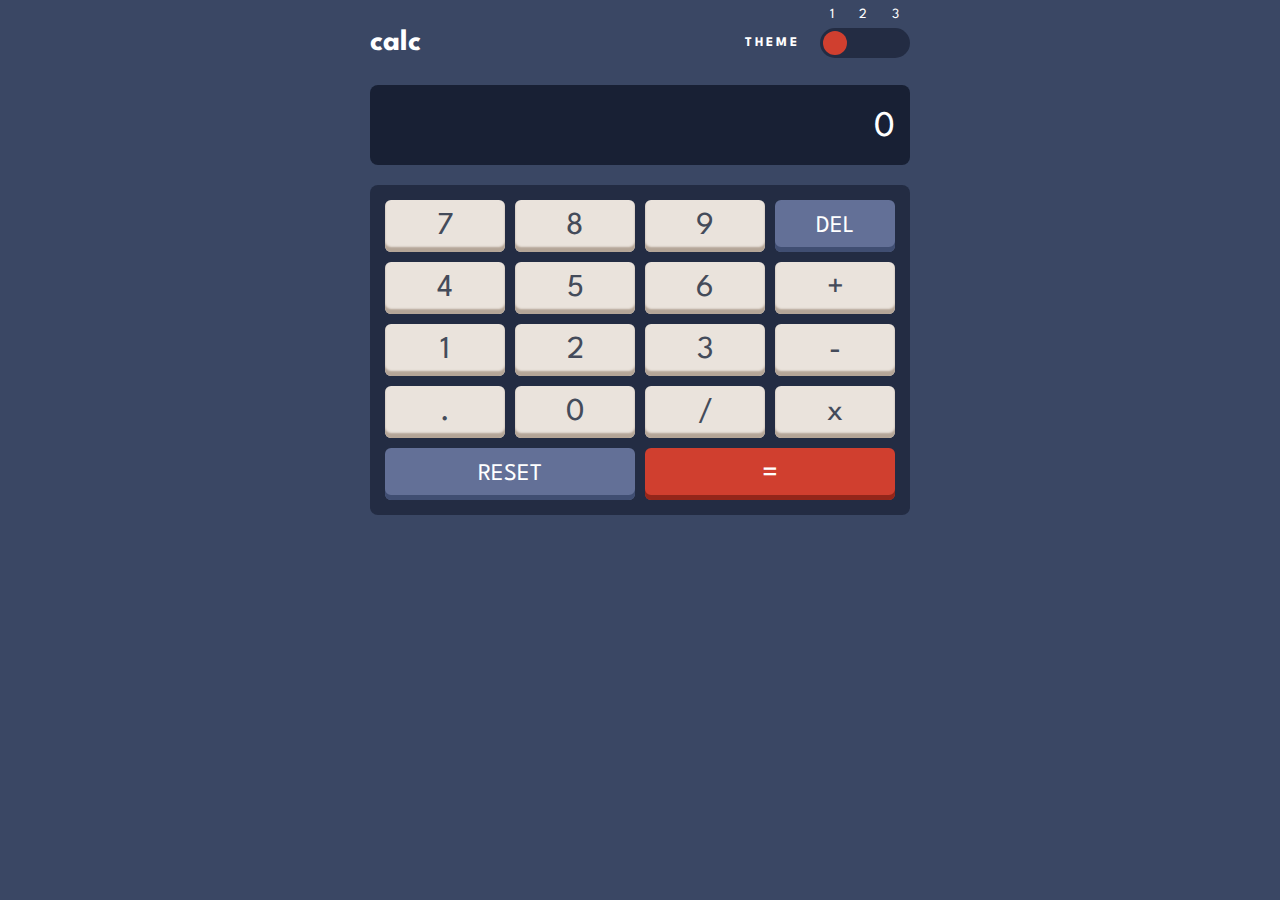
<file: calculadora/index.html>
<!DOCTYPE html>
<html lang="en">
<head>
  <meta charset="UTF-8">
  <meta name="viewport" content="width=device-width, initial-scale=1.0"> 
  <link rel="icon" type="image/png" sizes="32x32" href="./images/favicon-32x32.png">
  <link rel="preconnect" href="https://fonts.googleapis.com">
  <link rel="preconnect" href="https://fonts.gstatic.com" crossorigin>
  <link href="https://fonts.googleapis.com/css2?family=League+Spartan:wght@700&display=swap" rel="stylesheet">
  <link rel="stylesheet" href="css/style.css">
  <title>Proyecto Calculadora</title>
</head>
<body>
  <main class="main">
    <section class="main__calculadora">

      <div class="main__calculator container">
        <h1 class="main__title">calc</h1>
        <div class="main__mode">
          <h5 class="main__subtitle">Theme</h5>
          <div id="toggle"><i class="indicator"></i></div>
        </div>
      </div>
    
      <div class="main__screen container">0</div>

      <div class="main__keypad container">
        <button class="main__button number">7</button>
        <button class="main__button number">8</button>
        <button class="main__button number">9</button>
        <button class="main__button del">DEL</button>
        <button class="main__button number">4</button>
        <button class="main__button number">5</button>
        <button class="main__button number">6</button>
        <button class="main__button symbol">+</button>
        <button class="main__button number">1</button>
        <button class="main__button number">2</button>
        <button class="main__button number">3</button>
        <button class="main__button symbol">-</button>
        <button class="main__button symbol">.</button>
        <button class="main__button number">0</button>
        <button class="main__button symbol">/</button>
        <button class="main__button symbol">x</button>
        <button class="main__button reset">RESET</button>
        <button class="main__button equal">=</button>
      </div>
    </section>
  </main>
  <script src="js/test.js"></script>
</body>
</html>
</file>
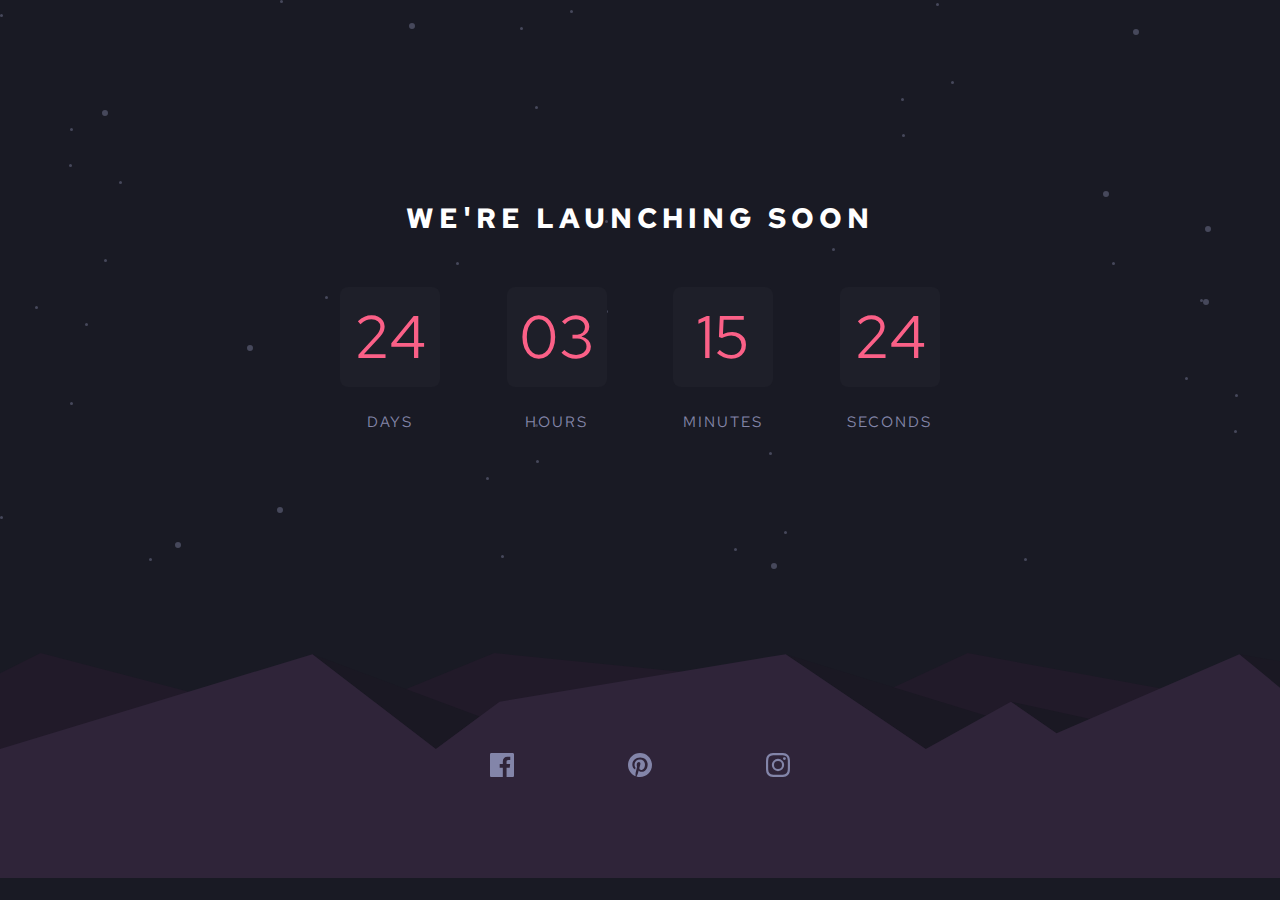
<file: contador/index.html>
<!DOCTYPE html>
<html lang="en">
<head>
  <meta charset="UTF-8">
  <meta name="viewport" content="width=device-width, initial-scale=1.0"> 
  <link rel="icon" type="image/png" sizes="32x32" href="./images/favicon-32x32.png">
  <link rel="preconnect" href="https://fonts.googleapis.com">
  <link rel="preconnect" href="https://fonts.gstatic.com" crossorigin>
  <link href="https://fonts.googleapis.com/css2?family=Red+Hat+Text:wght@700&display=swap" rel="stylesheet">
  <link rel="stylesheet" href="./css/style.css">
  <title>Proyecto Contador</title>
</head>
<body>
  <main class="main">
    <section class="timer">
      <h1 class="timer__title">WE'RE LAUNCHING SOON</h1>

      <div class="timer__numbers">
        <div class="timer__box">
          <div id="days" class="timer__number">00</div>
          <div class="timer__paragraph">Days</div>
        </div>
        <div class="timer__box">
          <div id="hours" class="timer__number">00</div>
          <div class="timer__paragraph">Hours</div>
        </div>
        <div class="timer__box">
          <div id="minutes" class="timer__number">00</div>
          <div class="timer__paragraph">Minutes</div>
        </div>
        <div class="timer__box">
          <div id="seconds"class="timer__number">00</div>
          <div class="timer__paragraph">Seconds</div>
        </div>
      </div>
    </section>  
  </main>

  <footer class="footer">
    <div class="footer__icons">
      <img src="./images/icon-facebook.svg" alt="facebook-logo" class="footer__icon">
      <img src="./images/icon-pinterest.svg" alt="pinterest-logo" class="footer__icon">
      <img src="./images/icon-instagram.svg" alt="instagram-logo" class="footer__icon">
    </div>
    <img src="./images/pattern-hills.svg" alt="mountain" class="footer__img">
  </footer>

    <script src="./js/main.js"></script>
</body>
</html>
</file>
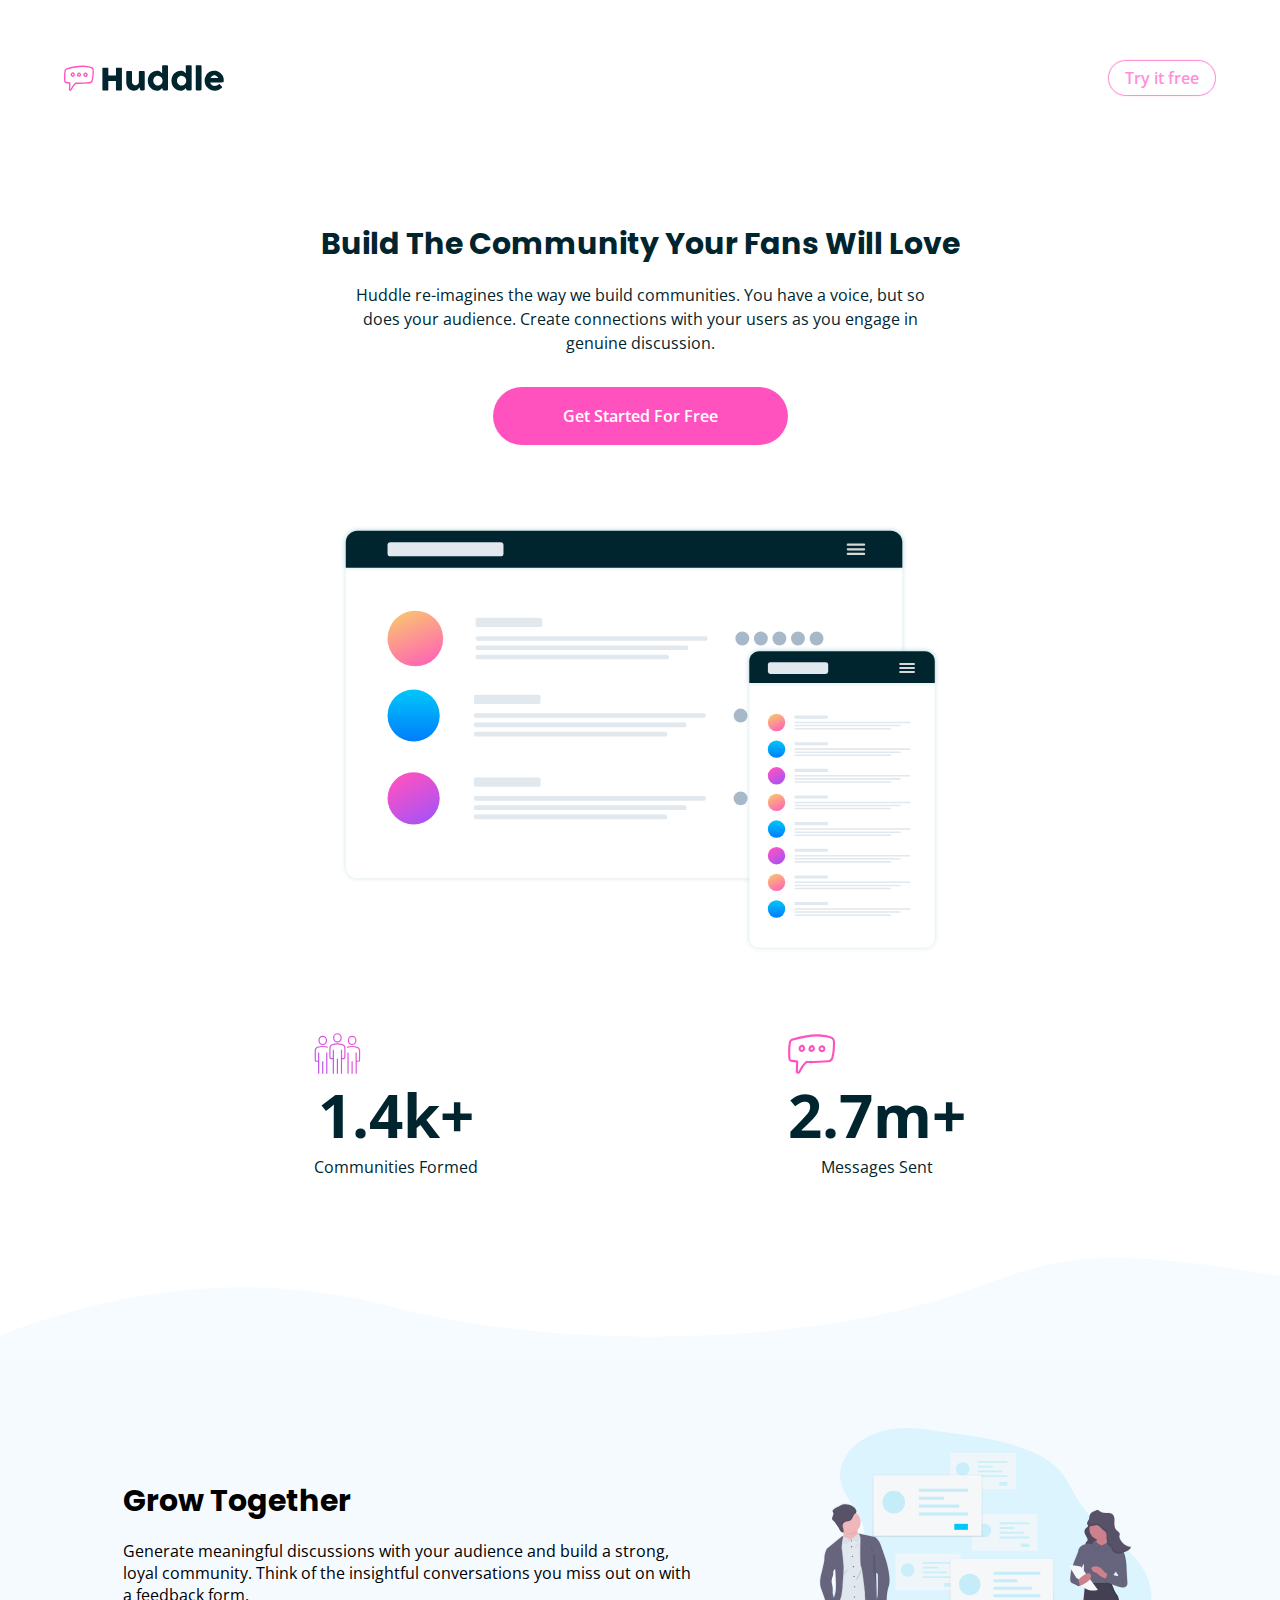
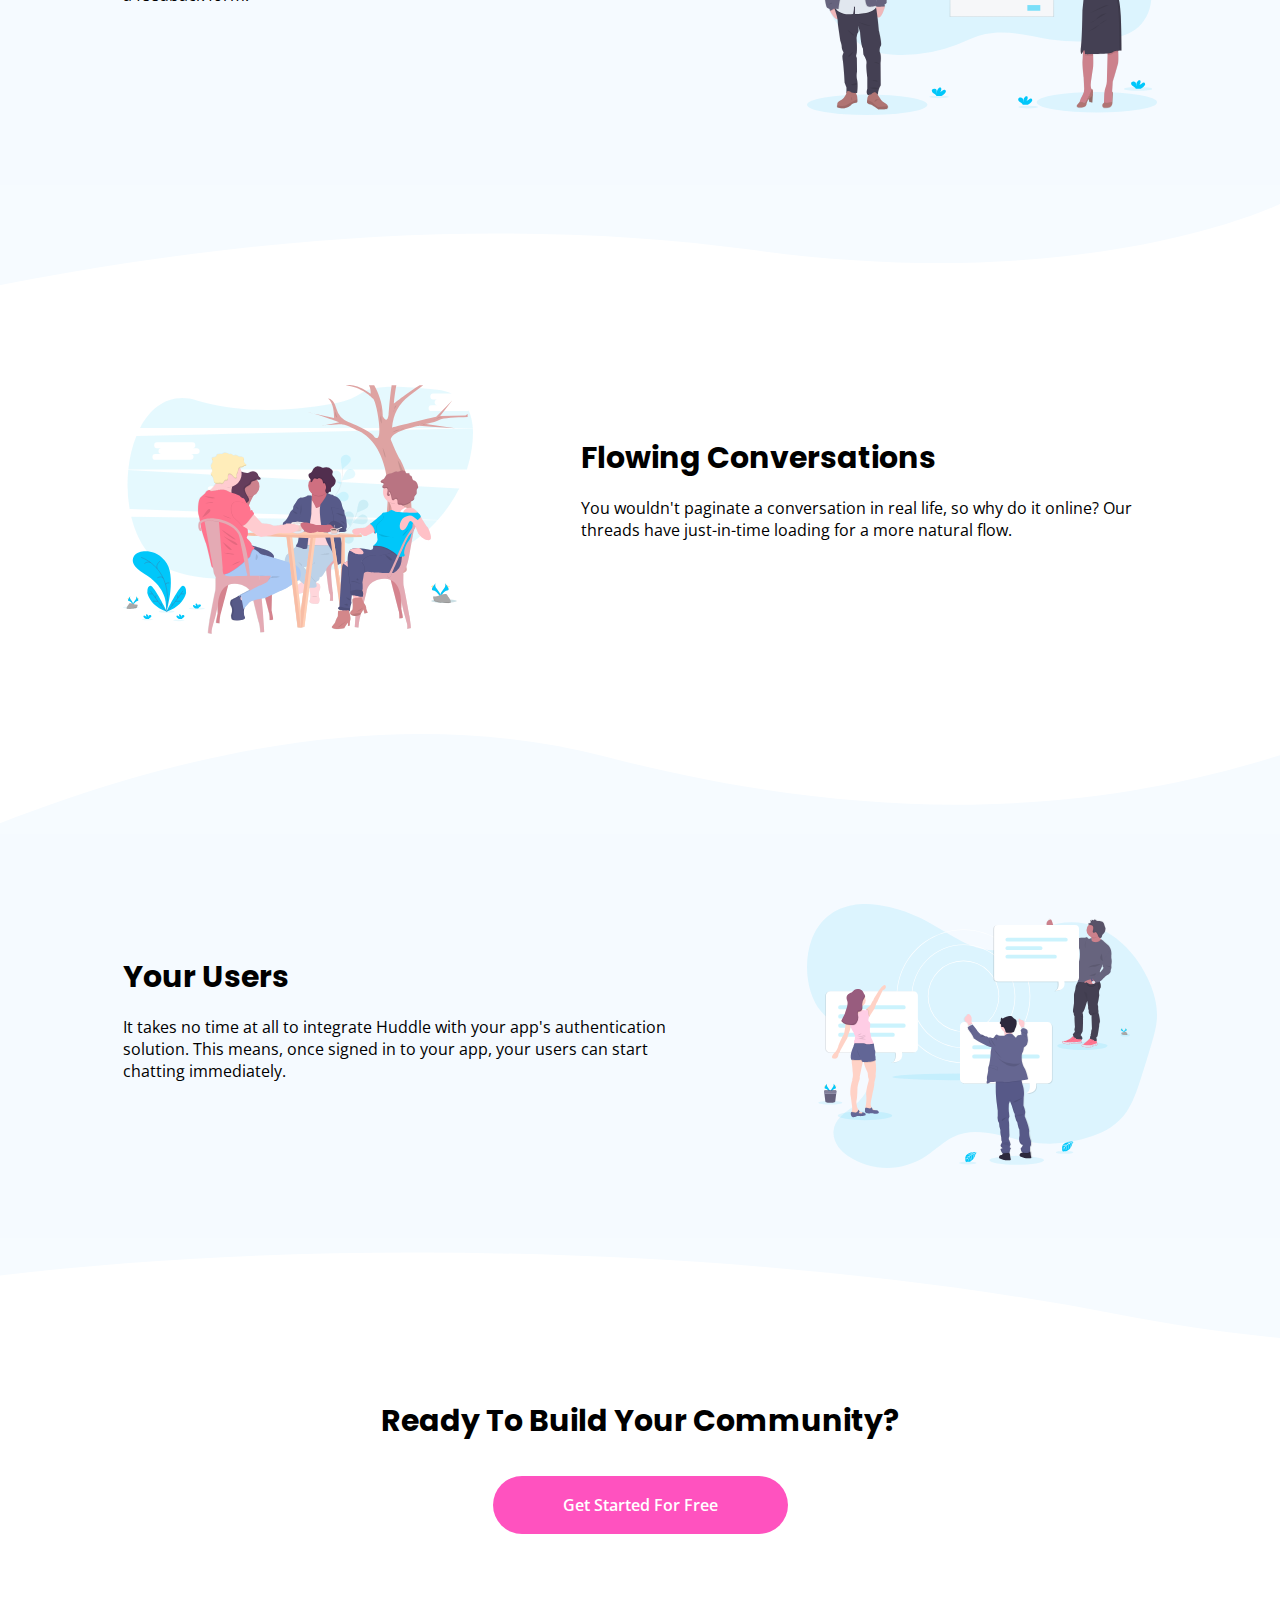
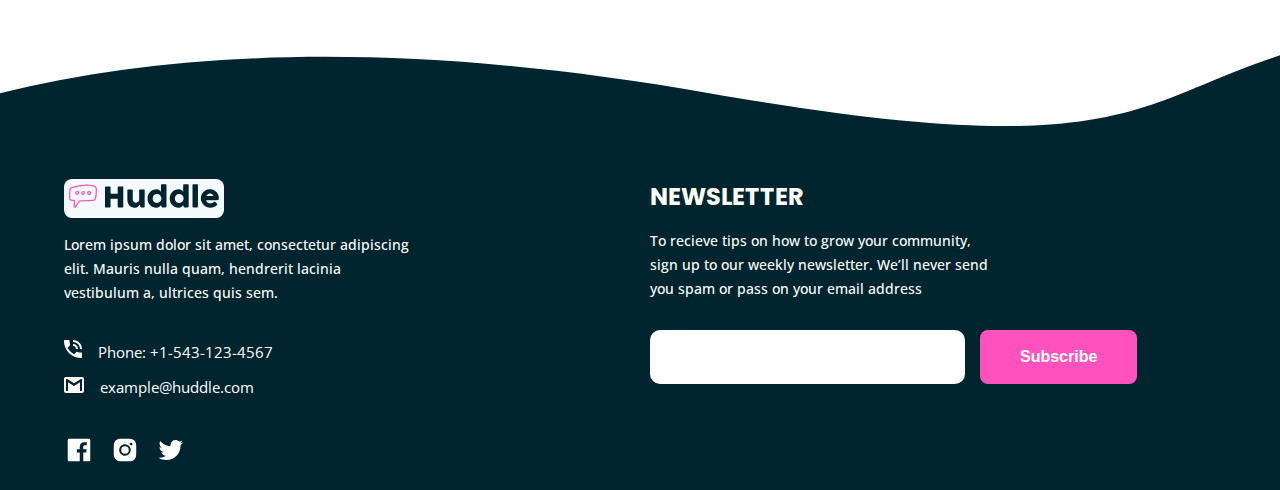
<file: landing-page/index.html>
<!DOCTYPE html>
<html lang="en">
<head>
  <meta charset="UTF-8">
  <meta name="viewport" content="width=device-width, initial-scale=1.0"> <!-- displays site properly based on user's device -->
  <link rel="icon" type="image/png" sizes="32x32" href="./images/favicon-32x32.png">
  
  <title>Landing Page</title>
  <link rel="stylesheet" href="css/style.css">
  <link rel="preconnect" href="https://fonts.googleapis.com">
  <link rel="preconnect" href="https://fonts.gstatic.com" crossorigin>
  <link href="https://fonts.googleapis.com/css2?family=Open+Sans:wght@400;600;700&family=Poppins:wght@700&display=swap" rel="stylesheet">
</head>

<body>

  <!-- ENCABEZADO -->
  <header class="hero">
    <nav class="hero__nav container">
          
      <figure class="hero__logo">
        <img src="images/logo.svg" alt="logo" class="hero__huddle">
      </figure>
      
      <a href="#" class="hero__cta">Try it free</a>
    </nav>

    <section class="hero__main container">
    
      <div class="hero__texts">
        <h1 class="hero__title">Build The Community Your Fans Will Love</h1>
        <p class="hero__paragraph"> Huddle re-imagines the way we build communities. You have a voice, but so does your audience. Create connections with your users as you engage in genuine discussion.</p>
        
        <a href="#" class="cta">Get Started For Free</a>

        <figure class="hero__picture">
          <img src="images/screen-mockups.svg" alt="captura" class="hero__img">
        </figure>

        <div class="hero__numbers">
          <div class="hero__item">
            <img src="images/icon-communities.svg" alt="number-1" class="hero__icon">
            <h3 class="hero__number">1.4k+</h3>
            <p class="hero__community">Communities Formed</p>
          </div>

          <div class="hero__item">
            <img src="images/icon-messages.svg" alt="number-2" class="hero__icon">
            <h3 class="hero__number">2.7m+</h3>
            <p class="hero__community">Messages Sent</p>
          </div>
        </div>
      </div>
    </section>
    
    <div class="wave wave--bottom"></div>
  </header>

  <!-- CONTENIDO PRINCIPAL -->
  <main class="main">
    <section class="section">
      <div class="section__container container">
        <figure class="section__picture">
          <img src="images/illustration-grow-together.svg" alt="" class="section__img">
        </figure>

        <div class="section__texts">
          <h1 class="subtitle">Grow Together</h1>
          <p class="section__paragraph">Generate meaningful discussions with your audience and build a strong, loyal community. Think of the insightful conversations you miss out on with a feedback form. </p>
        </div>
      </div>
    </section>

    <section class="section section--white">

      <div class="section__container section__container--white container">
        <figure class="section__picture">
          <img src="images/illustration-flowing-conversation.svg" alt="" class="section__img">
        </figure>

        <div class="section__texts">
          <h1 class="subtitle">Flowing Conversations</h1>
          <p class="section__paragraph">You wouldn't paginate a conversation in real life, so why do it online? Our threads have 
            just-in-time loading for a more natural flow. </p>
        </div>
      </div> 
      <div class="wave wave--top"></div>
      <div class="wave wave--bottom"></div>
    </section>

    <section class="section section">
      <div class="section__container container">
        <figure class="section__picture">
          <img src="images/illustration-your-users.svg" alt="" class="section__img">
        </figure>
        <div class="section__texts">
          <h1 class="subtitle">Your Users</h1>
          <p class="section__paragraph">It takes no time at all to integrate Huddle with your app's authentication solution. This means, 
            once signed in to your app, your users can start chatting immediately.</p>
        </div>
      </div>
    </section>
  </main>

  <!-- SECCION PREGUNTAS -->
  <section class="question">
    <div class="question__texts container">
      <h2 class="subtitle">Ready To Build Your Community?</h2>
      <a href="#" class="cta">Get Started For Free</a>
    </div>

    <div class="wave wave--top"></div>
    <div class="wave wave--bottom"></div>
  </section>

  <!-- PIE DE PAGINA -->
  <footer class="footer">
    <div class="footer__container container">

      <section class="footer__newsletter">
        <h2 class="footer__title">Newsletter</h2>
        <p class="footer__paragraph">To recieve tips on how to grow your community, sign up to our weekly newsletter. We’ll never 
          send you spam or pass on your email address</p>

        <form class="footer__form">
          <input type="email" class="footer__input">
          <input type="submit" class="footer__cta" value="Subscribe">
        </form>
      </section>

      <section class="footer__content">
        <figure class="footer__logo">
          <img src="images/logo.svg" alt="logo" class="hero__huddle--footer">
        </figure>
        <p class="footer__paragraph footer__paragraph--content">Lorem ipsum dolor sit amet, consectetur adipiscing elit. Mauris nulla quam, hendrerit lacinia 
          vestibulum a, ultrices quis sem.</p>

        <div class="footer__contact">
          <img src="images/icon-phone.svg" alt="Telephone" class="footer__img">
        </div>

        <div class="footer__contact footer__contact--email">
          <img src="images/icon-email.svg" alt="Email" class="footer__img">
        </div>

        <div class="footer__social">
          <a href="" class="footer__link">
            <img src="images/fb.svg" alt="" class="footer__icon">
          </a>
          <a href="" class="footer__link">
            <img src="images/instagram.svg" alt="" class="footer__icon">
          </a>
          <a href="" class="footer__link">
            <img src="images/twitter.svg" alt="" class="footer__icon">
          </a>
        </div>
      </section>
    </div>
  </footer>
</body>
</html>
</file>
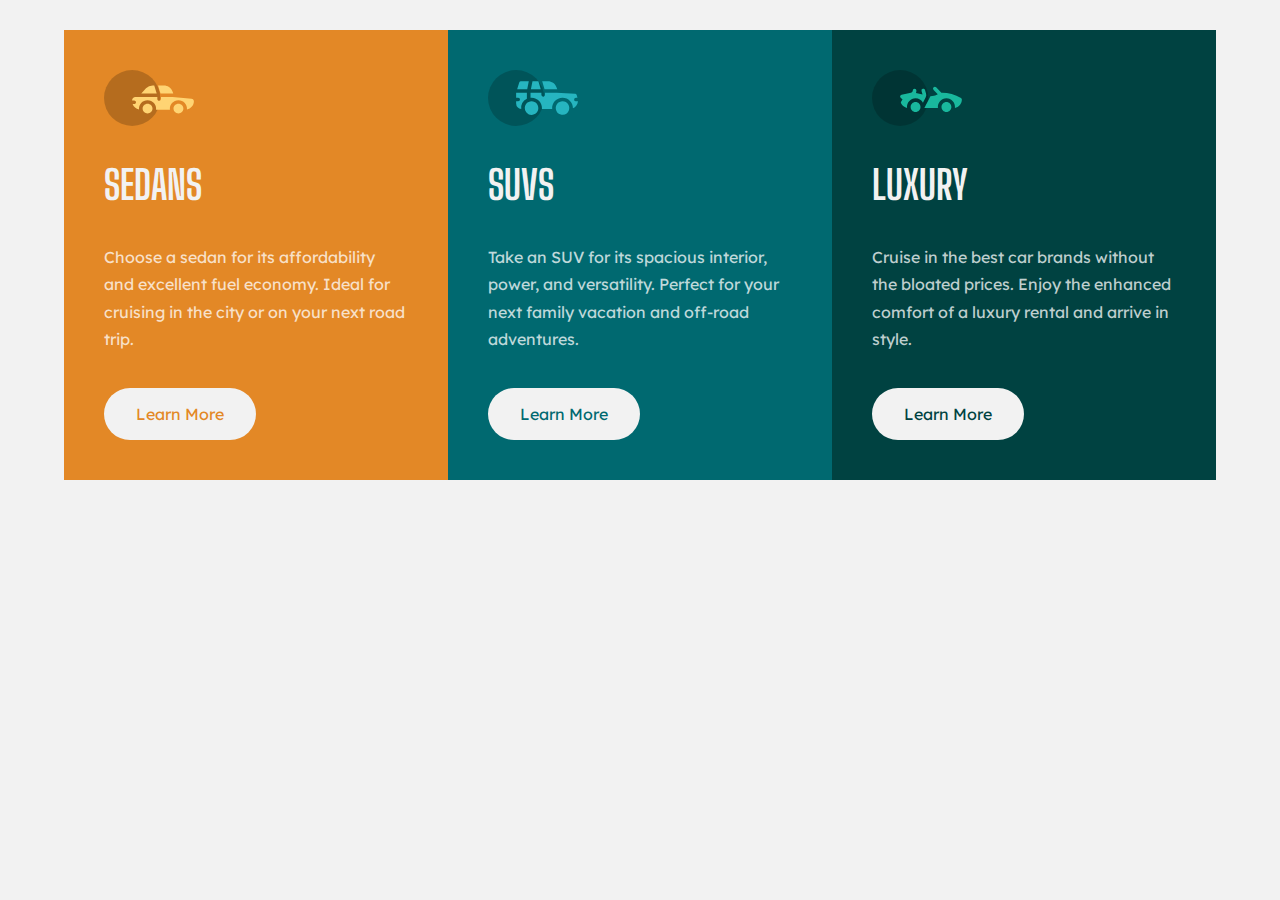
<file: practiva-responsive/index.html>
<!DOCTYPE html>
<html lang="en">
<head>
  <meta charset="UTF-8">
  <meta name="viewport" content="width=device-width, initial-scale=1.0"> 
  <link rel="icon" type="image/png" sizes="32x32" href="./images/favicon-32x32.png">
  <link rel="preconnect" href="https://fonts.googleapis.com">
  <link rel="preconnect" href="https://fonts.gstatic.com" crossorigin>
  <link href="https://fonts.googleapis.com/css2?family=Big+Shoulders+Display:wght@700&family=Lexend+Deca&display=swap" rel="stylesheet">
  <link rel="stylesheet" href="./css/style.css">
  <title>Practica Responsive Design</title>
</head>

<body>
  <main class="main">
    <section class="cards">
      <div class="card">
        <img src="./images/icon-sedans.svg" alt="logo" class="card__logo">
        <h1 class="card__title">Sedans</h1>
        <p class="card__paragraph">Choose a sedan for its affordability and excellent fuel economy. Ideal for cruising in the city 
          or on your next road trip.</p>
        <a href="#" class="cta">Learn More</a>
      </div>
    
      <div class="card card--suvs">
        <img src="./images/icon-suvs.svg" alt="logo" class="card__logo">
        <h1 class="card__title">SUVs</h1>
        <p class="card__paragraph">Take an SUV for its spacious interior, power, and versatility. Perfect for your next family vacation 
          and off-road adventures.</p>
        <a href="#" class="cta cta--suvs">Learn More</a>
      </div>
    
      <div class="card card--luxury">
        <img src="./images/icon-luxury.svg" alt="logo" class="card__logo">
        <h1 class="card__title">Luxury</h1>
        <p class="card__paragraph">Cruise in the best car brands without the bloated prices. Enjoy the enhanced comfort of a luxury 
          rental and arrive in style.</p>
        <a href="#" class="cta cta--luxury">Learn More</a>
      </div>

    </section>
  </main>
</body>
</html>
</file>
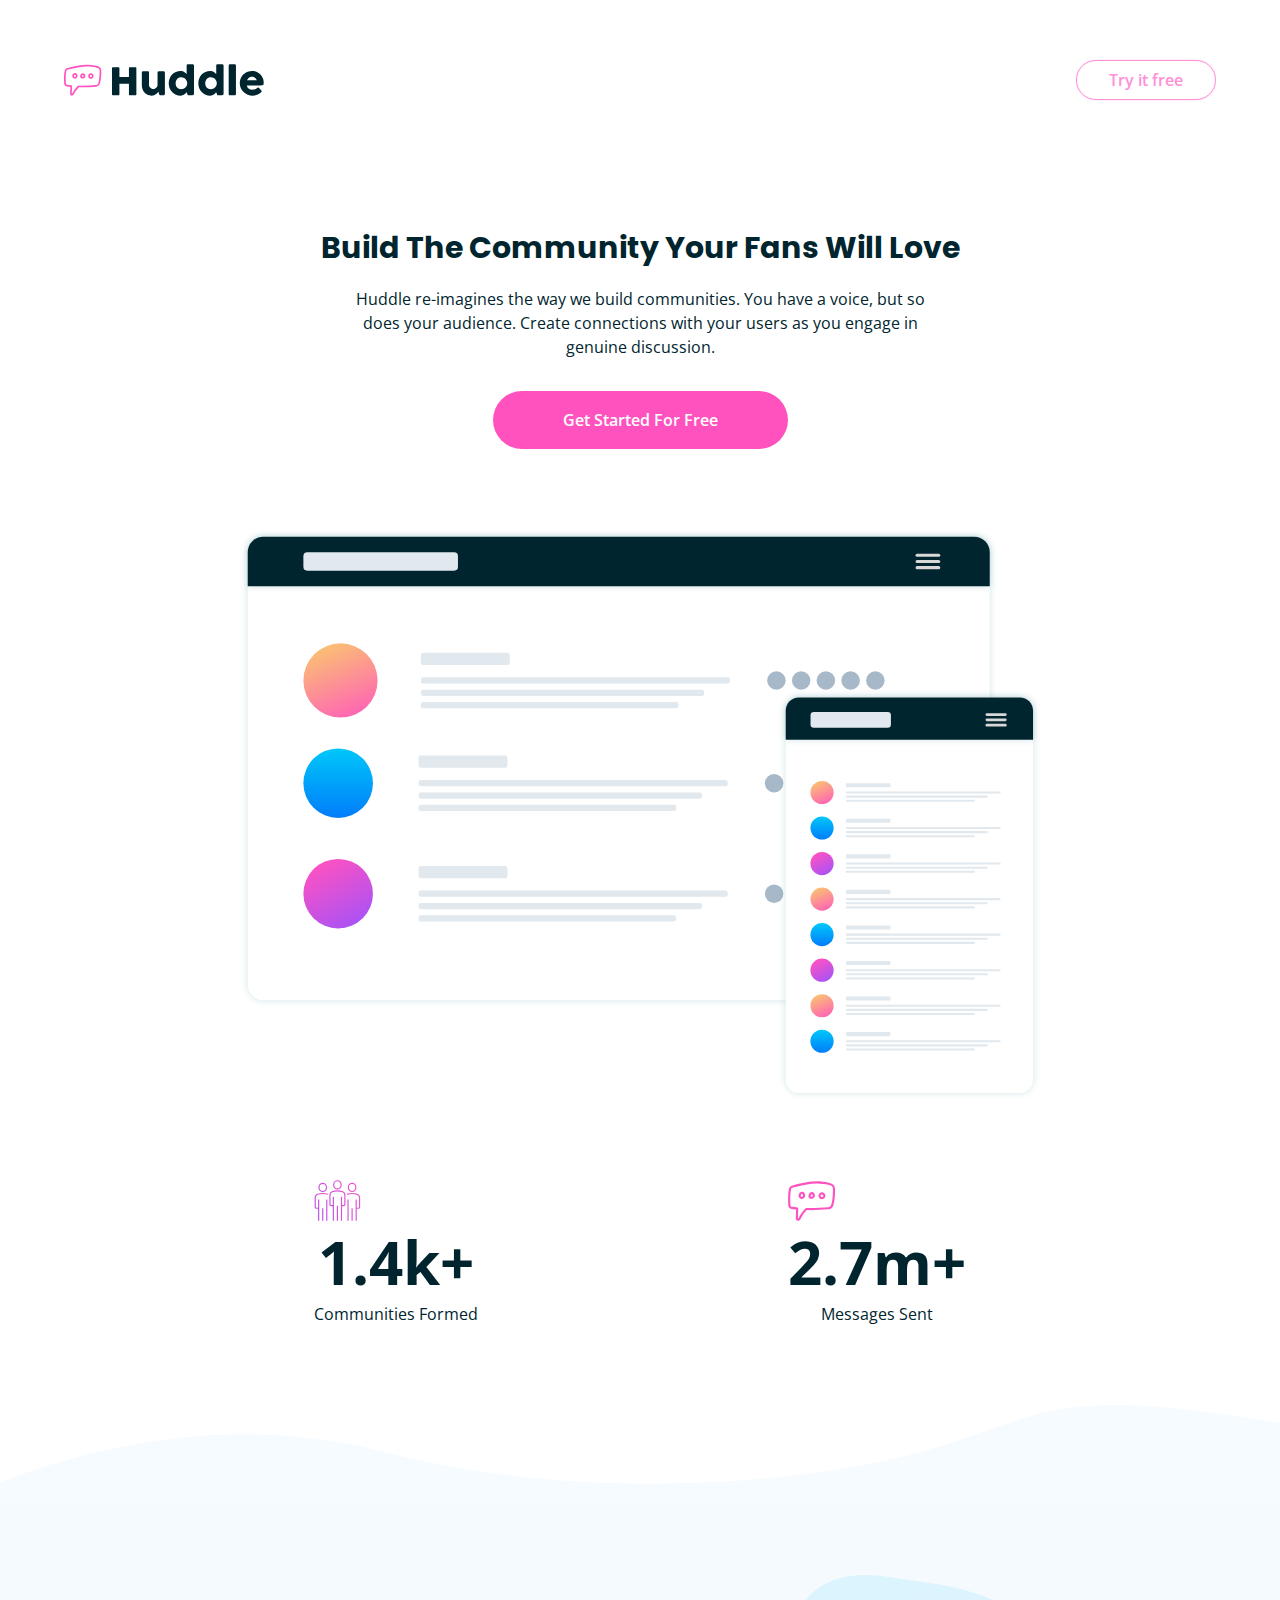
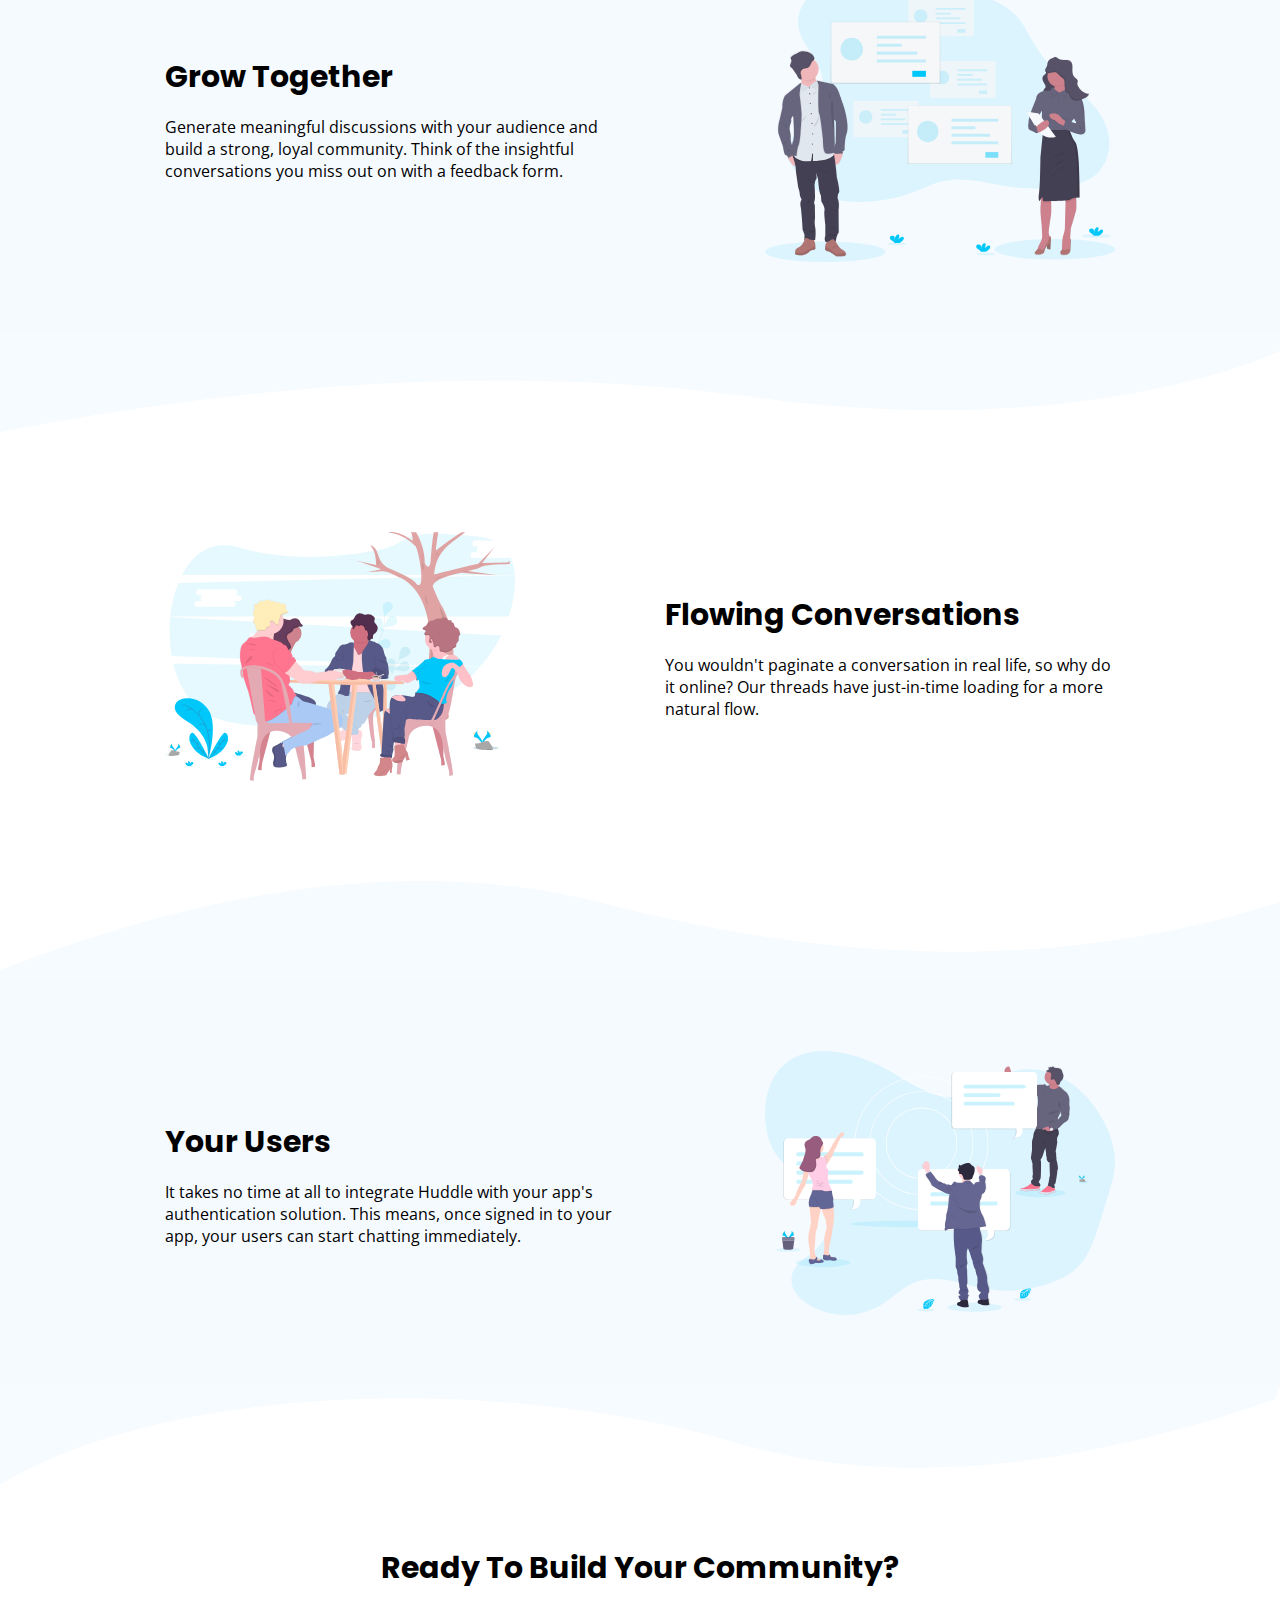
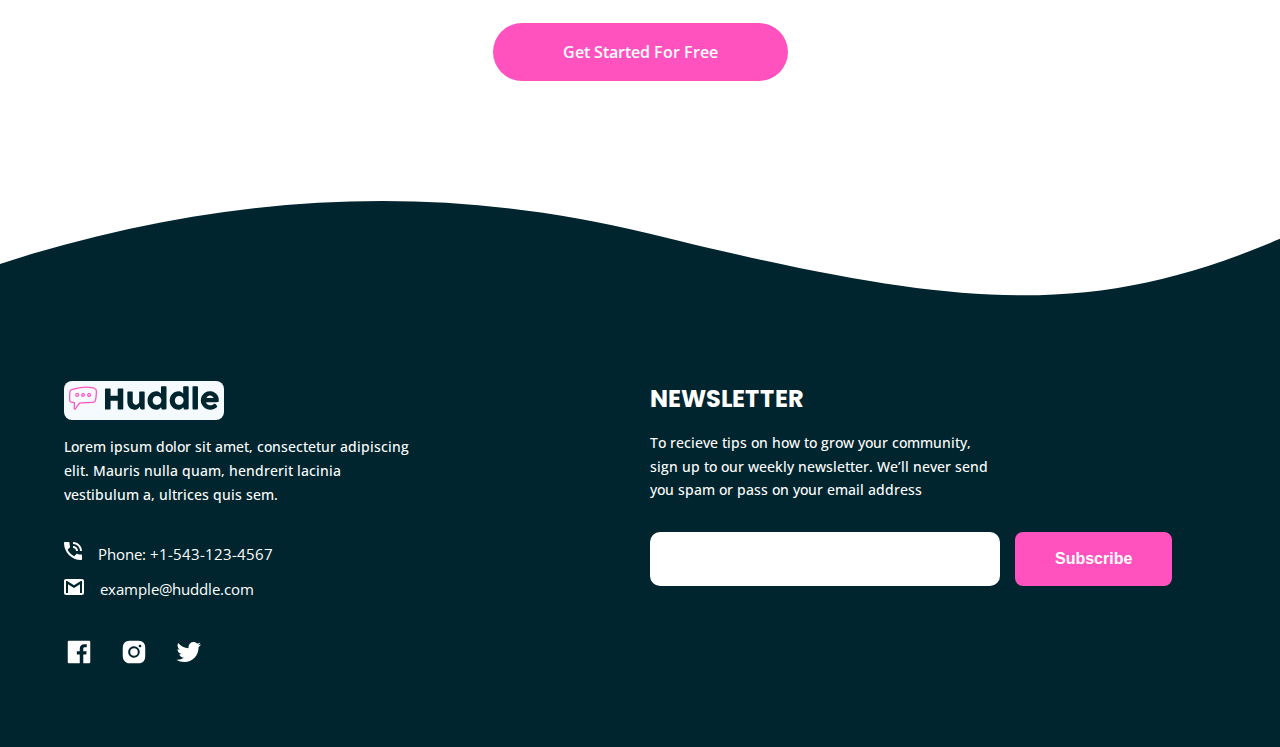
<file: web-flex/index.html>
<!DOCTYPE html>
<html lang="en">
<head>
  <meta charset="UTF-8">
  <meta name="viewport" content="width=device-width, initial-scale=1.0"> <!-- displays site properly based on user's device -->
  <link rel="icon" type="image/png" sizes="32x32" href="./images/favicon-32x32.png">
  
  <title>Practica con CSS FLEXBOX</title>
  <link rel="stylesheet" href="css/style.css">
  <link rel="preconnect" href="https://fonts.googleapis.com">
  <link rel="preconnect" href="https://fonts.gstatic.com" crossorigin>
  <link href="https://fonts.googleapis.com/css2?family=Open+Sans:wght@400;600;700&family=Poppins:wght@700&display=swap" rel="stylesheet">
</head>

<body>

  <!-- ENCABEZADO -->
  <header class="hero">
    <nav class="hero__nav container">
          
      <figure class="hero__logo">
        <img src="images/logo.svg" alt="logo" class="hero__huddle">
      </figure>
      
      <a href="#" class="hero__cta">Try it free</a>
    </nav>

    <section class="hero__main container">
    
      <div class="hero__texts">
        <h1 class="hero__title">Build The Community Your Fans Will Love</h1>
        <p class="hero__paragraph"> Huddle re-imagines the way we build communities. You have a voice, but so does your audience. Create connections with your users as you engage in genuine discussion.</p>
        
        <a href="#" class="cta">Get Started For Free</a>

        <figure class="hero__picture">
          <img src="images/screen-mockups.svg" alt="captura" class="hero__img">
        </figure>

        <div class="hero__numbers">
          <div class="hero__item">
            <img src="images/icon-communities.svg" alt="number-1" class="hero__icon">
            <h3 class="hero__number">1.4k+</h3>
            <p class="hero__community">Communities Formed</p>
          </div>

          <div class="hero__item">
            <img src="images/icon-messages.svg" alt="number-2" class="hero__icon">
            <h3 class="hero__number">2.7m+</h3>
            <p class="hero__community">Messages Sent</p>
          </div>
        </div>
      </div>
    </section>
    
    <div class="wave wave--bottom"></div>
  </header>

  <!-- CONTENIDO PRINCIPAL -->
  <main class="main">
    <section class="section">
      <div class="section__container container">
        <figure class="section__picture">
          <img src="images/illustration-grow-together.svg" alt="" class="section__img">
        </figure>

        <div class="section__texts">
          <h1 class="subtitle">Grow Together</h1>
          <p class="section__paragraph">Generate meaningful discussions with your audience and build a strong, loyal community. Think of the insightful conversations you miss out on with a feedback form. </p>
        </div>
      </div>
    </section>

    <section class="section section--white">

      <div class="section__container section__container--white container">
        <figure class="section__picture">
          <img src="images/illustration-flowing-conversation.svg" alt="" class="section__img">
        </figure>

        <div class="section__texts">
          <h1 class="subtitle">Flowing Conversations</h1>
          <p class="section__paragraph">You wouldn't paginate a conversation in real life, so why do it online? Our threads have 
            just-in-time loading for a more natural flow. </p>
        </div>
      </div> 
      <div class="wave wave--top"></div>
      <div class="wave wave--bottom"></div>
    </section>

    <section class="section section">
      <div class="section__container container">
        <figure class="section__picture">
          <img src="images/illustration-your-users.svg" alt="" class="section__img">
        </figure>
        <div class="section__texts">
          <h1 class="subtitle">Your Users</h1>
          <p class="section__paragraph">It takes no time at all to integrate Huddle with your app's authentication solution. This means, 
            once signed in to your app, your users can start chatting immediately.</p>
        </div>
      </div>
    </section>
  </main>

  <!-- SECCION PREGUNTAS -->
  <section class="question">
    <div class="question__texts container">
      <h2 class="subtitle">Ready To Build Your Community?</h2>
      <a href="#" class="cta">Get Started For Free</a>
    </div>

    <div class="wave wave--top"></div>
    <div class="wave wave--bottom"></div>
  </section>

  <!-- PIE DE PAGINA -->
  <footer class="footer">
    <div class="footer__container container">

      <section class="footer__newsletter">
        <h2 class="footer__title">Newsletter</h2>
        <p class="footer__paragraph">To recieve tips on how to grow your community, sign up to our weekly newsletter. We’ll never 
          send you spam or pass on your email address</p>

        <form class="footer__form">
          <input type="email" class="footer__input">
          <input type="submit" class="footer__cta" value="Subscribe">
        </form>
      </section>

      <section class="footer__content">
        <figure class="footer__logo">
          <img src="images/logo.svg" alt="logo" class="hero__huddle--footer">
        </figure>
        <p class="footer__paragraph footer__paragraph--content">Lorem ipsum dolor sit amet, consectetur adipiscing elit. Mauris nulla quam, hendrerit lacinia 
          vestibulum a, ultrices quis sem.</p>

        <div class="footer__contact">
          <img src="images/icon-phone.svg" alt="Telephone" class="footer__img">
        </div>

        <div class="footer__contact footer__contact--email">
          <img src="images/icon-email.svg" alt="Email" class="footer__img">
        </div>

        <div class="footer__social">
          <a href="" class="footer__link">
            <img src="images/fb.svg" alt="" class="footer__icon">
          </a>
          <a href="" class="footer__link">
            <img src="images/instagram.svg" alt="" class="footer__icon">
          </a>
          <a href="" class="footer__link">
            <img src="images/twitter.svg" alt="" class="footer__icon">
          </a>
        </div>
      </section>
    </div>
  </footer>
</body>
</html>
</file>
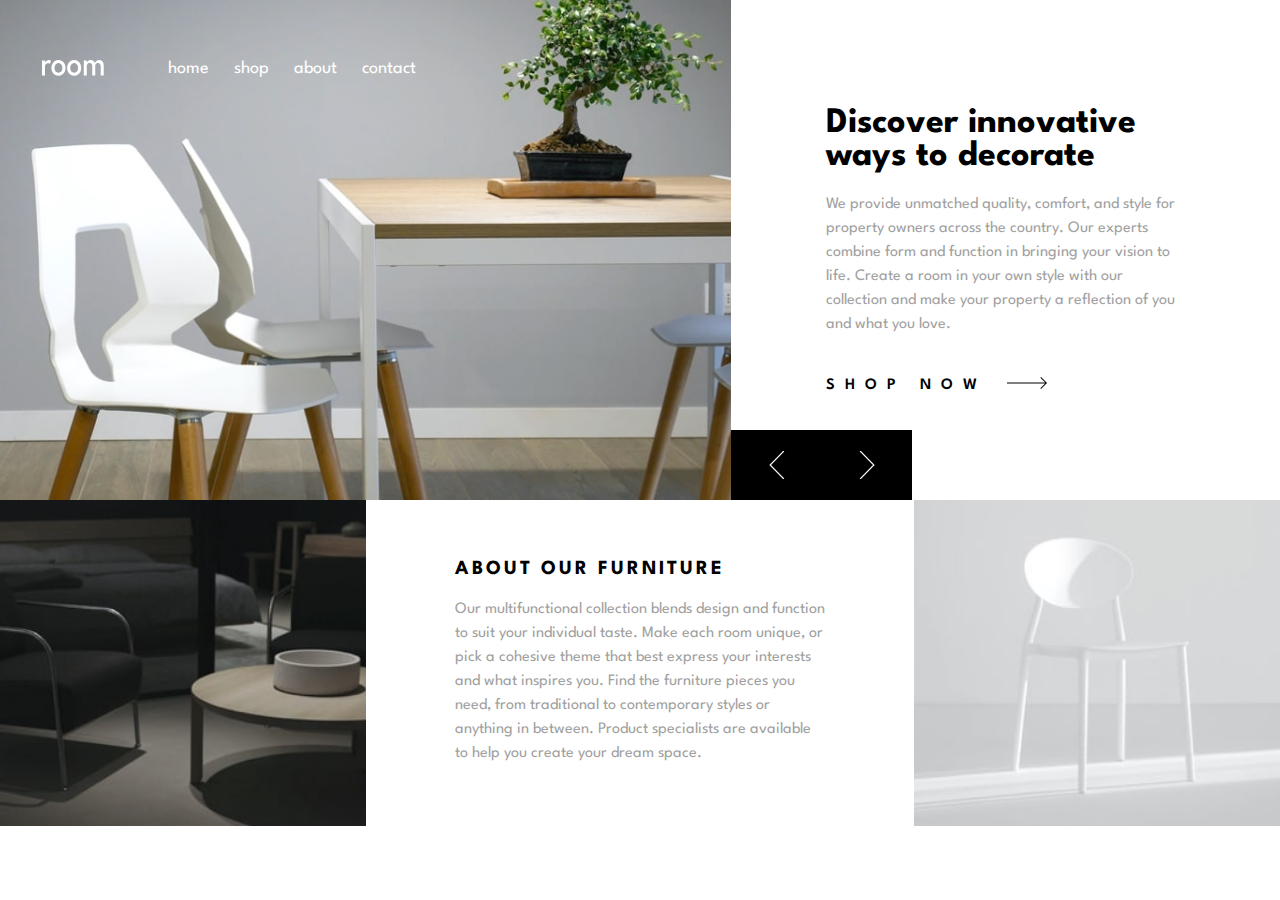
<file: web-grid/index.html>
<!DOCTYPE html>
<html lang="en">
<head>
  <meta charset="UTF-8">
  <meta name="viewport" content="width=device-width, initial-scale=1.0"> 
  <link rel="icon" type="image/png" sizes="32x32" href="./images/favicon-32x32.png">
  <link rel="preconnect" href="https://fonts.googleapis.com">
  <link rel="preconnect" href="https://fonts.gstatic.com" crossorigin>
  <link href="https://fonts.googleapis.com/css2?family=League+Spartan:wght@500;600;700&display=swap" rel="stylesheet">
  <link rel="stylesheet" href="css/style.css">
  
  <title>Practica con CSS GRID</title>
</head>
<body>

  <main class="main">

    <section class="main__hero">
      <nav class="main__nav container">
        <img src="images/icon-hamburger.svg" alt="hamburguesa" class="main__icon">
        <img src="images/logo.svg" alt="logo" class="main__logo">
        <ul class="main__links">
          <li class="main__list"><a href="#" class="main__link">home</a></li>
          <li class="main__list"><a href="#" class="main__link">shop</a></li>
          <li class="main__list"><a href="#" class="main__link">about</a></li>
          <li class="main__list"><a href="#" class="main__link">contact</a></li>
        </ul>
      </nav>
    </section>

    <section class="main__buy container">
      <div class="main__content">
        <h2 class="main__title">Discover innovative ways to decorate</h2>
        <p class="main__paragraph">We provide unmatched quality, comfort, and style for property owners across the country. 
          Our experts combine form and function in bringing your vision to life. Create a room in your 
          own style with our collection and make your property a reflection of you and what you love.</p>
        <a href="#" class="main__cta">Shop now<img src="images/icon-arrow.svg" alt="flecha" class="main__icon--arrow"></a>
      </div>
    </section>

    <div class="main__bg image1"></div>

    <section class="main__about container">
      <div class="main__about">
        <h3 class="main__title main__title--about">About our furniture</h3>
        <p class="main__paragraph main__paragraph--about">Our multifunctional collection blends design and function to suit your individual taste.
          Make each room unique, or pick a cohesive theme that best express your interests and what
          inspires you. Find the furniture pieces you need, from traditional to contemporary styles
          or anything in between. Product specialists are available to help you create your dream space.</p>
      </div>
    </section>

    <div class="main__bg image2"></div>

    <div class="main__controls">
      <img src="images/icon-angle-left.svg" alt="flecha izquierda" class="main__control">
      <img src="images/icon-angle-right.svg" alt="flecha dereche" class="main__control">
    </div>

  </main>

    



  <!-- 
  

  

  
With stores all over the world, it's easy for you to find furniture for your home or place of business. 
Locally, we’re in most major cities throughout the country. Find the branch nearest you using our 
store locator. Any questions? Don't hesitate to contact us today.
  

  We are available all across the globe

  With stores all over the world, it's easy for you to find furniture for your home or place of business. 
  Locally, we’re in most major cities throughout the country. Find the branch nearest you using our 
  store locator. Any questions? Don't hesitate to contact us today.

  Shop now

  Manufactured with the best materials

  Our modern furniture store provide a high level of quality. Our company has invested in advanced technology 
  to ensure that every product is made as perfect and as consistent as possible. With three decades of 
  experience in this industry, we understand what customers want for their home and office.

  Shop now

  

  
   -->

</body>
</html>
</file>
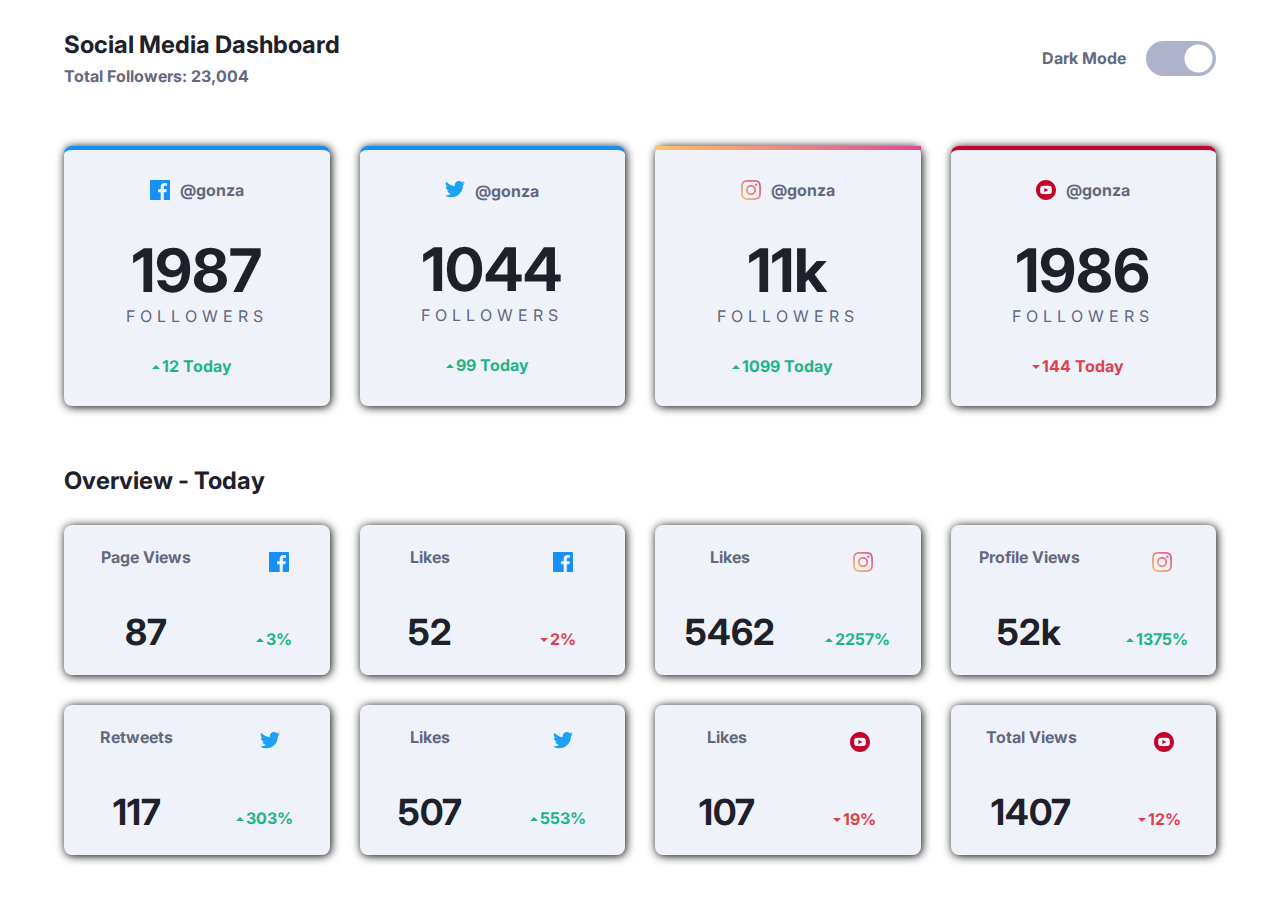
<file: web-social-media/index.html>
<!DOCTYPE html>
<html lang="en">
<head>
  <meta charset="UTF-8">
  <meta name="viewport" content="width=device-width, initial-scale=1.0"> <!-- displays site properly based on user's device -->

  <link rel="icon" type="image/png" sizes="32x32" href="./images/favicon-32x32.png">
  <link rel="preconnect" href="https://fonts.googleapis.com">
  <link rel="preconnect" href="https://fonts.gstatic.com" crossorigin>
  <link href="https://fonts.googleapis.com/css2?family=Inter:wght@400;700&display=swap" rel="stylesheet">
  <link rel="stylesheet" href="css/style.css">
  
  <title>Proyecto Social Media</title>
</head>
<body>

  <!-- Encabezado -->
  <hero class="hero">
    <div class="hero__container container">
      <div class="hero__titles">
        <h2 class="hero__title">Social Media Dashboard</h2>
        <h4 class="subtitle">Total Followers: 23,004</h4>
      </div>

      <div class="hero__mode">
        <h4 class="subtitle">Dark Mode</h4>
        <div id="toggle"><i class="indicator"></i></div>
      </div>
    </div>
  </hero>

  <main class="main">
    <section class="section">
      <div class="section__followers-statistics container">

        <div class="section__card">
          <div class="section__account">
            <figure class="section__logo"><img src="images/icon-facebook.svg" alt="logo" class="section__img"></figure>
            <h4 class="section__nick">@gonza</h4>
          </div>
          <div class="section__followers">
            <h1 class="section__number">1987</h1>
            <h4 class="section__text">Followers</h4>
          </div>
          <div class="section__statistics">
            <figure class="section__icon"><img src="images/icon-up.svg" alt="logo" class="section__img"></figure>
            <h4 class="section__statistic">12 Today</h4>
          </div>
        </div>

        <div class="section__card">
          <div class="section__account">
            <figure class="section__logo"><img src="images/icon-twitter.svg" alt="logo" class="section__img"></figure>
            <h4 class="section__nick">@gonza</h4>
          </div>
          <div class="section__followers">
            <h1 class="section__number">1044</h1>
            <h4 class="section__text">Followers</h4>
          </div>
          <div class="section__statistics">
            <figure class="section__icon"><img src="images/icon-up.svg" alt="logo" class="section__img"></figure>
            <h4 class="section__statistic">99 Today</h4>
          </div>
        </div>

        <div class="section__card section__card--instagram">
          <div class="section__account">
            <figure class="section__logo"><img src="images/icon-instagram.svg" alt="logo" class="section__img"></figure>
            <h4 class="section__nick">@gonza</h4>
          </div>
          <div class="section__followers">
            <h1 class="section__number">11k</h1>
            <h4 class="section__text">Followers</h4>
          </div>
          <div class="section__statistics">
            <figure class="section__icon"><img src="images/icon-up.svg" alt="logo" class="section__img"></figure>
            <h4 class="section__statistic">1099 Today</h4>
          </div>
        </div>

        <div class="section__card section__card--youtube">
          <div class="section__account">
            <figure class="section__logo"><img src="images/icon-youtube.svg" alt="logo" class="section__img"></figure>
            <h4 class="section__nick">@gonza</h4>
          </div>
          <div class="section__followers">
            <h1 class="section__number">1986</h1>
            <h4 class="section__text">Followers</h4>
          </div>
          <div class="section__statistics section__statistics--red">
            <figure class="section__icon"><img src="images/icon-down.svg" alt="logo" class="section__img"></figure>
            <h4 class="section__statistic">144 Today</h4>
          </div>
        </div>
      </div>
    </section>

    <section class="section">
      <div class="section__overview container">
        <h2 class="section__title">Overview - Today</h2>
        
        <div class="section__cards-overview">

          <div class="section__card-overview"> 
            <div class="section__card-item">
              <h4 class="subtitle">Page Views</h4>
              <h4 class="section__number section__number--overview">87</h4>
            </div>
            <div class="section__card-item">
              <figure class="section__logo"><img src="images/icon-facebook.svg" alt="logo" class="section__img"></figure>
              <div class="section__statistics">
                <figure class="section__icon"><img src="images/icon-up.svg" alt="logo" class="section__img"></figure>
                <h4 class="section__statistic">3%</h4>
              </div>
            </div>
          </div>

          <div class="section__card-overview"> 
            <div class="section__card-item">
              <h4 class="subtitle">Likes</h4>
              <h4 class="section__number section__number--overview">52</h4>
            </div>
            <div class="section__card-item">
              <figure class="section__logo"><img src="images/icon-facebook.svg" alt="logo" class="section__img"></figure>
              <div class="section__statistics section__statistics--red">
                <figure class="section__icon"><img src="images/icon-down.svg" alt="logo" class="section__img"></figure>
                <h4 class="section__statistic">2%</h4>
              </div>
            </div>
          </div>
  
          <div class="section__card-overview section__card-overview--instagram"> 
            <div class="section__card-item">
              <h4 class="subtitle">Likes</h4>
              <h4 class="section__number section__number--overview">5462</h4>
            </div>
            <div class="section__card-item">
              <figure class="section__logo"><img src="images/icon-instagram.svg" alt="logo" class="section__img"></figure>
              <div class="section__statistics">
                <figure class="section__icon"><img src="images/icon-up.svg" alt="logo" class="section__img"></figure>
                <h4 class="section__statistic">2257%</h4>
              </div>
            </div>
          </div>

          <div class="section__card-overview section__card-overview--instagram"> 
            <div class="section__card-item">
              <h4 class="subtitle">Profile Views</h4>
              <h4 class="section__number section__number--overview">52k</h4>
            </div>
            <div class="section__card-item">
              <figure class="section__logo"><img src="images/icon-instagram.svg" alt="logo" class="section__img"></figure>
              <div class="section__statistics">
                <figure class="section__icon"><img src="images/icon-up.svg" alt="logo" class="section__img"></figure>
                <h4 class="section__statistic">1375%</h4>
              </div>
            </div>
          </div>

          <div class="section__card-overview"> 
            <div class="section__card-item">
              <h4 class="subtitle">Retweets</h4>
              <h4 class="section__number section__number--overview">117</h4>
            </div>
            <div class="section__card-item">
              <figure class="section__logo"><img src="images/icon-twitter.svg" alt="logo" class="section__img"></figure>
              <div class="section__statistics">
                <figure class="section__icon"><img src="images/icon-up.svg" alt="logo" class="section__img"></figure>
                <h4 class="section__statistic">303%</h4>
              </div>
            </div>
          </div>

          <div class="section__card-overview"> 
            <div class="section__card-item">
              <h4 class="subtitle">Likes</h4>
              <h4 class="section__number section__number--overview">507</h4>
            </div>
            <div class="section__card-item">
              <figure class="section__logo"><img src="images/icon-twitter.svg" alt="logo" class="section__img"></figure>
              <div class="section__statistics">
                <figure class="section__icon"><img src="images/icon-up.svg" alt="logo" class="section__img"></figure>
                <h4 class="section__statistic">553%</h4>
              </div>
            </div>
          </div>

          <div class="section__card-overview section__card-overview--youtube"> 
            <div class="section__card-item">
              <h4 class="subtitle">Likes</h4>
              <h4 class="section__number section__number--overview">107</h4>
            </div>
            <div class="section__card-item">
              <figure class="section__logo"><img src="images/icon-youtube.svg" alt="logo" class="section__img"></figure>
              <div class="section__statistics">
                <figure class="section__icon"><img src="images/icon-down.svg" alt="logo" class="section__img"></figure>
                <h4 class="section__statistic section__statistics--red">19%</h4>
              </div>
            </div>
          </div>

          <div class="section__card-overview section__card-overview--youtube"> 
            <div class="section__card-item">
              <h4 class="subtitle">Total Views</h4>
              <h4 class="section__number section__number--overview">1407</h4>
            </div>
            <div class="section__card-item">
              <figure class="section__logo"><img src="images/icon-youtube.svg" alt="logo" class="section__img"></figure>
              <div class="section__statistics section__statistics--red">
                <figure class="section__icon"><img src="images/icon-down.svg" alt="logo" class="section__img"></figure>
                <h4 class="section__statistic">12%</h4>
              </div>
            </div>
          </div>
  
        </div>
      </div>
    </section>
  </main>
  <script src="js/test.js"></script>
</body>
</html>
</file>
<file: calculadora/css/style.css>
[tema = "1"]{
    --main-bg: hsl(222, 26%, 31%);
    --toggle-keypad-bg: hsl(223, 31%, 20%);
    --screen-bg: hsl(224, 36%, 15%);
    --key-bg1: hsl(225, 21%, 49%);
    --key-shadow1: hsl(224, 28%, 35%);
    --key-bg2: hsl(6, 63%, 50%);
    --key-shadow2: hsl(6, 70%, 34%);
    --key-bg3: hsl(30, 25%, 89%);
    --key-shadow3: hsl(28, 16%, 65%);
    --color-text1: #fff;
    --color-text2: hsl(221, 14%, 31%);
    --color-text3: #fff;
    --color-text4: #fff;
    --justify-indicator: flex-start;
}

[tema = "2"]{
    --main-bg: hsl(0, 0%, 90%);
    --toggle-keypad-bg: hsl(0, 5%, 81%);
    --screen-bg: hsl(0, 5%, 81%);
    --key-bg1: hsl(185, 42%, 37%);
    --key-shadow1: hsl(185, 58%, 25%);
    --key-bg2: hsl(25, 98%, 40%);
    --key-shadow2: hsl(25, 99%, 27%);
    --key-bg3: hsl(45, 7%, 89%);
    --key-shadow3: hsl(35, 11%, 61%);
    --color-text1: hsl(60, 10%, 19%); 
    --color-text2: hsl(60, 10%, 19%);
    --color-text3: #fff;
    --color-text4: #fff;
    --justify-indicator: center;

}

[tema = "3"]{
    --main-bg: hsl(268, 75%, 9%);
    --toggle-keypad-bg: hsl(268, 71%, 12%);
    --screen-bg: hsl(268, 71%, 12%);
    --key-bg1: hsl(281, 89%, 26%);
    --key-shadow1: hsl(285, 91%, 52%);
    --key-bg2: hsl(176, 100%, 44%);
    --key-shadow2: hsl(177, 92%, 70%);
    --key-bg3: hsl(268, 47%, 21%);
    --key-shadow3: hsl(290, 70%, 36%);
    --color-text1: hsl(52, 100%, 62%);
    --color-text2: hsl(52, 100%, 62%);
    --color-text3: #fff;
    --color-text4: hsl(198, 20%, 13%);
    --justify-indicator: flex-end;
}
/* 
color-text1 = marca y tema
color-text2 = botones numericos
color-text3 = botones de operacion (del y reset)
color-text4 = boton igual (=)
*/

:root{
    --padding-container: 30px 0;
    --toggle-witdh: 90px;
    --toggle-height: 30px;
}

*{
    margin: 0;
    padding: 0;
    box-sizing: border-box;
}

body{
    font-family: 'League Spartan', sans-serif;
    background-color: var(--main-bg);
    transition: 0.5s;
}

.container{
    margin: 0 auto;
    width: 90%;
    overflow: hidden;
} 

/* ------------TITULO Y MODALIDAD---------- */

.main{
    height: 100vh;
}

.main__calculadora{
    margin: 0 auto;
    display: grid;
    max-width: 600px;
    grid-template-rows: 85px 80px 350px;
    align-items: space-between;
}

.main__calculator{
    display: flex;
    justify-content: space-between;
    align-items: center; 
}

.main__title{
    color: var(--color-text1);
    font-size: 30px;
}

.main__mode{
    display: flex;
    align-items: center;
    gap: 20px;
}

.main__subtitle{
    text-transform: uppercase;
    letter-spacing: 3px;
    color: var(--color-text1);

}

#toggle{
    display: flex;
    justify-content: var(--justify-indicator);
    position: relative;
    width: var(--toggle-witdh);
    height: var(--toggle-height);
    border-radius: var(--toggle-height);
    background-color: var(--toggle-keypad-bg);
    cursor: pointer;
}

#toggle:hover{
    filter: contrast(1.5)
}

.indicator{
    width: var(--toggle-height);
    height: var(--toggle-height);
    border-radius: var(--toggle-height);
    transform: scale(0.8);
    background-color: var(--key-bg2);   
}

#toggle::after{
    position: absolute;
    content: "123";
    letter-spacing: 25px;
    font-size: 14px;
    color: var(--color-text1);
    top: -20px;
    left: 10px;
} 

/* ------------PANTALLA---------- */

.main__screen{
    padding: 10px 15px;
    background-color: var(--screen-bg);
    border-radius: 8px;

    line-height: 65px;
    text-align: end;
    color: var(--color-text1);
    font-size: 36px;
    font-family: 'League Spartan', sans-serif;
}

/* <input type="text" class="main__screen-input"> */
/* .main__screen-input{
    background-color: var(--screen-bg);
    border: none;
    outline: none;
    width: 100%;
    height: 100%;
    text-align: end;
    color: var(--color-text1);
    font-size: 36px;
    font-family: 'League Spartan', sans-serif;
} */

/* ------------BOTONES---------- */
.main__keypad{
    margin-top: 20px;
    padding: 15px;
    background-color: var(--toggle-keypad-bg);
    border-radius: 8px;
    display: grid;
    grid-template-columns: repeat(4, minmax(60px, 1fr));
    grid-template-rows: repeat(5, 1fr);
    justify-content: space-evenly;
    align-content: space-evenly;
    gap: 10px
}

.main__button{
    border-radius: 6px;
    border: none;
    font-family: 'League Spartan', sans-serif;
    font-size: 32px;
    background-color: var(--key-bg3);
    color: var(--color-text2);
    box-shadow: inset 0 -5px 2px 0 var(--key-shadow3);
    cursor: pointer;
}

.main__button:hover{
    filter: contrast(1.8)
}

.main__button:nth-child(17){
    grid-column: span 2;
}

.main__button:nth-child(18){
    grid-column: span 2;
}

.reset, .del{
    font-size: 24px;
    background-color: var(--key-bg1);
    color: var(--color-text3);
    box-shadow: inset 0 -5px 0px 0 var(--key-shadow1);
} 

.equal{
    background-color: var(--key-bg2);
    color: var(--color-text4);
    box-shadow: inset 0 -5px 0px 0 var(--key-shadow2);
}
</file>
<file: contador/css/style.css>
*{
    margin: 0;
    padding: 0;
    box-sizing: border-box;
}

:root{
    --grayish-blue: hsl(237, 18%, 59%);
    --soft-red: hsl(345, 95%, 68%);
    --white: hsl(0, 0%, 100%);
    --dark-desaturated-blue: hsl(236, 21%, 26%);
    --very-dark-blue-1: hsl(235, 16%, 14%);
    --very-dark-blue-2: hsl(234, 17%, 12%);
}

body{
    background-color: var(--very-dark-blue-2);
    font-family: 'Red Hat Text', sans-serif;
    font-size: 14px;
    color: var(--white);
}

.main{
    background-image: url('../images/bg-stars.svg');
    background-repeat: no-repeat;
    height: 70vh;

}

.timer{
    height: 70vh;
    display: flex;
    flex-direction: column;
    justify-content: center;
    align-items: center;
    text-align: center;
}

.timer__title{
    letter-spacing: 5px;
}

.timer__numbers{
    margin-top: 50px;
    max-width: 450px;
    width: 95%;
    display: flex;
    justify-content: space-between;
    align-items: center;
}


.timer__number{
    background-color: var(--very-dark-blue-1);
    font-size: 40px;
    color:  var(--soft-red);
    width: 70px;
    height: 70px;
    line-height: 70px;
    border-radius: 8px;
}

.timer__paragraph{
    margin-top: 25px;
    font-size: 12px;
    color: var(--grayish-blue);
    letter-spacing: 2px;
    text-transform: uppercase;
}

.footer{
    display: flex;
    justify-content: center;
    align-items: center;
    position: relative;
    height: 30vh;
}

.footer__icons{
    display: flex;
    justify-content: space-between;
    align-items: center;
    width: 50%;
    max-width: 300px;
}

.footer__icon{
    cursor: pointer;
}

.footer__img{
    position: absolute;
    z-index: -10;
    width: 100%;
    height: 25vh;
}


@media (min-width: 768px){
    
    .timer__title{
        font-size: 28px;
    }

    .timer__numbers{
        max-width: 600px;
    }

    .timer__number{
        font-size: 60px;
        width: 100px;
        height: 100px;
        line-height: 100px;
    }

    .timer__paragraph{
        font-size: 15px;
    }
}

@media (min-width: 1300px){
    
    .timer__title{
        font-size: 32px;
    }

    .timer__numbers{
        max-width: 800px;
    }

    .timer__number{
        font-size: 70px;
        width: 140px;
        height: 140px;
        line-height: 140px;
    }

    .timer__paragraph{
        font-size: 18px;
    }
}
</file>
<file: landing-page/css/style.css>
*{
    margin: 0;
    box-sizing: border-box;
}
/*---------------- VARAIBLES -------------- */
:root{
    --poppins: 'Poppins', sans-serif;
    --open-sans: 'Open Sans', sans-serif;
    --pink: hsl(322, 100%, 66%);
    --light-pink: hsl(321, 100%, 78%);
    --light-red: hsl(0, 100%, 63%);
    --very-dark-cyan: hsl(192, 100%, 9%);
    --very-pale-blue: hsl(207, 100%, 98%);
    --padding-container: 80px 0;
}

body{
    font-family: var(--open-sans);
}

/*---------------- ENCABEZADO -------------- */

.container{
    /* border: 3px solid black; */
    width: 90%;
    max-width: 1200px;
    margin: 0 auto;
    overflow: hidden;
    padding: var(--padding-container);

}

.hero{
    min-height: 100vh;
    position: relative;
    --wave-bottom: url('../images/bg-section-top-mobile-1.svg');
}

.hero__nav{
    display: flex;
    justify-content: space-between;
    align-items: center;
    --padding-container: 60px 0 45px;

}

.hero__logo{
    width: 45%;
    max-width: 160px;
}

.hero__huddle{
    width: 100%;
    display: block;
}

.hero__cta{
    color: var(--light-pink);
    text-decoration: none;
    border: 1px solid;
    padding: 6px 16px;
    border-radius: 30px;
    font-weight: 600;
    box-shadow: 0 0 1px;
}

.hero__main{
    text-align: center;
    color: var(--very-dark-cyan);
}

.hero__title{
    font-family: var(--poppins);
}

.hero__paragraph{
    width: 90%;
    margin: 16px auto;
    line-height: 1.5;
}

.cta{
    display: inline-block;
    padding: 16px 30px;
    background-color: var(--pink);
    text-decoration: none;
    color: #fff;
    border-radius: 30px;
    margin-top: 16px;
    font-weight: 600;
}

.hero__picture{
    margin-top: 80px;
}

.hero__img{
    width: 100%;
    max-width: 600px;
    margin: 0 auto;
    display: block;
}

.hero__numbers{
    margin-top: 80px;
    display: flex;
    flex-direction: column;
    align-items: center;
    padding-bottom: 100px;
    gap: 60px;
}

.hero__item{
    overflow: hidden;
}

.hero__number{
    font-size: 60px;
}

.hero__icon{
    display: block;
}

.wave{
    position: absolute;
    width: 100%;
    height: 100px;
    background-repeat: no-repeat;
    background-size: 100% 100px;
} 

.wave--bottom{
    left: 0;
    bottom: 0;
    background-image: var(--wave-bottom);
}

.wave--top{
    left: 0;
    top: 0;
    background-image: var(--wave-top);
}


/*---------------- CONTENIDO PRINCIPAL-------------- */

.section{
    background-color: var(--very-pale-blue);
    --padding-container: 210px 0;
    
}

.section--white{
    background-color: #fff;
    position: relative;
    --wave-top: url('../images/bg-section-bottom-mobile-1.svg');
    --wave-bottom: url('../images/bg-section-top-mobile-2.svg')
}

.section__container{
    display: flex;
    flex-direction: column;
}

.section__img{
    width: 100%;
    max-width: 350px;
    display: block;
    margin: 0 auto;
}

.section__texts{
    margin-top: 50px;
    text-align: center;
}

.subtitle{
    margin-bottom: 16px;
    font-family: var(--poppins);
}

/*---------------- SECCION PREGUNTAS -------------- */

.question{
    position: relative;
    text-align: center;
    --padding-container: 160px 0 220px;
    --wave-top: url('../images/bg-section-bottom-mobile-2.svg');
    --wave-bottom: url('../images/bg-footer-top-mobile.svg');
}

/*---------------- PIE DE PAGINA -------------- */

.footer__container{
    --padding-container: 25px 0;
}

.footer{
    background-color: var(--very-dark-cyan);
    color: #fff;
}

.footer__title{
    text-transform: uppercase;
    font-family: var(--poppins);
}

.footer__paragraph{
    font-size: 14px;
    font-weight: 500;
    line-height: 1.7;
    margin: 15px 0 30px;
    max-width: 350px;
}

.footer__form{
    display: flex;
    flex-wrap: wrap;
    justify-content: flex-start;
    gap: 15px;
}

.footer__input{
    flex-basis: 100%;
    flex-grow: 1;
    font-size: 16px;
    font-family: var(--open-sans);
    outline: none;
    border: none;
    border-radius: 10px;
    padding: 16px 10px;
    max-width: 315px;
}

.footer__cta{
    font-size: var(--open-sans);
    padding: 16px 40px;
    border-radius: 8px;
    border: none;
    background-color: var(--pink);
    color: #fff;
    font-size: 16px;
    font-weight: 600;
}

.footer__content{
    margin-top: 60px;
}

.footer__logo{
    background-color: var(--very-pale-blue);
    min-width: 150px;
    width: 45%;
    max-width: 160px;
    border-radius: 8px;
    padding: 5px;
    margin-bottom: 15px;
}

.hero__huddle--footer{
    width: 100%;
}

.footer__contact{
    line-height: 35px;
}

.footer__contact::after{
    content: "Phone: +1-543-123-4567";
    margin-left: 12px;
    font-size: 15px;
}

.footer__contact--email::after{
    content: "example@huddle.com";
}

.footer__social{
    margin-top: 30px;
    display: flex;
    justify-content: flex-start;
    gap: 16px;
}

.footer__link{
    width: 30px;
    text-decoration: none;
}

.footer__icon{
    width: 100%;
    display: block;
}

/* VERSION ESCRITORIO */

@media (min-width: 768px){

    .hero{
        --wave-bottom: url('../images/bg-section-top-desktop-1.svg');
    }

    .hero__title{
        font-size: 30px;
    }

    .hero__paragraph{
        width: 50%;
    }

    .cta{
        padding: 18px 70px;
    }

    .hero__numbers{
        flex-direction: row;
        justify-content: space-evenly;  
    }

    .section--white{
        background-color: #fff;
        position: relative;
        --wave-top: url('../images/bg-section-bottom-desktop-1.svg');
        --wave-bottom: url('../images/bg-section-top-desktop-2.svg');
    }

    .section__container{
        flex-direction: row-reverse;
        justify-content: space-evenly;
        gap: 50px;
        --padding-container: 70px 0;
    }

    .section__container--white{
        flex-direction: row;
        --padding-container: 200px 0;

    }

    .section__texts{
        width: 50%;
        text-align: start;
    }
    
    .subtitle{
        font-size: 30px;
    }

    .footer__container{
        display: flex;
        flex-direction: row-reverse;
        justify-content: space-evenly;
        gap: 20px;
    }

    .footer__newsletter{
        width: 50%;
        
    }

    .footer__content{
        margin: 0;
        width: 50%;
    }

    .footer__form{
        flex-wrap: nowrap;
    }
   
}
</file>
<file: practiva-responsive/css/style.css>
*{
    margin: 0;
    padding: 0;
    box-sizing: border-box;
}

:root{
    --bright-orange: hsl(31, 77%, 52%);
    --dark-cyan: hsl(184, 100%, 22%);
    --very-dark-cyan: hsl(179, 100%, 13%);
    --transparent-white: hsla(0, 0%, 100%, 0.75); 
    --very-light-gray: hsl(0, 0%, 95%);
}


body{
    font-family: 'Big Shoulders Display', cursive;
    background-color: var(--very-light-gray);
    color: var(--very-light-gray);
}



.cards{
    margin: 30px auto;
    width: 90%;
    display: grid;
    grid-template-columns: repeat(auto-fit, minmax(260px, 1fr));
    grid-auto-rows: 450px;
    
}

.card{
    background-color: var(--bright-orange);
    padding: 40px;
    display: flex;
    flex-direction: column;
    justify-content: space-between;
    
}

.card__logo{
    width: 30%;
    max-width: 90px;
}

.card__title{
    font-size: 40px;
    text-transform: uppercase;
}

.card__paragraph{
    font-family: 'Lexend Deca', sans-serif;
    color: var(--transparent-white);
    line-height: 1.7;
}

.cta{
    text-decoration: none;
    font-family: 'Lexend Deca', sans-serif;
    background-color: var(--very-light-gray);
    color: var(--bright-orange);
    width: max-content;
    padding: 16px 32px;
    border-radius: 30px;
    text-align: center;
    transition: background-color 0.5s;
}

.card--suvs{
    background-color: var(--dark-cyan);
}

.card--luxury{
    background-color: var(--very-dark-cyan);
}

.cta--suvs{
    color: var(--dark-cyan);

}

.cta--luxury{
    color: var(--very-dark-cyan);
}


.cta:hover{
    background-color: var(--bright-orange);
    color: var(--very-light-gray);
    outline: 3px solid var(--very-light-gray);  
    transition: 0.5s;
}

.cta--suvs:hover{
    background-color: var(--dark-cyan);
}

.cta--luxury:hover{
    background-color: var(--very-dark-cyan);
}
</file>
<file: web-flex/css/style.css>
*{
    margin: 0;
    box-sizing: border-box;
}
/*---------------- VARIABLES -------------- */
:root{
    --poppins: 'Poppins', sans-serif;
    --open-sans: 'Open Sans', sans-serif;
    --pink: hsl(322, 100%, 66%);
    --light-pink: hsl(321, 100%, 78%);
    --light-red: hsl(0, 100%, 63%);
    --very-dark-cyan: hsl(192, 100%, 9%);
    --very-pale-blue: hsl(207, 100%, 98%);
    --padding-container: 80px 0;
}

body{
    font-family: var(--open-sans);
}

/*---------------- ENCABEZADO -------------- */

.container{
    /* border: 3px solid black; */
    width: 90%;
    max-width: 1200px;
    margin: 0 auto;
    overflow: hidden;
    padding: var(--padding-container);

}

.hero{
    min-height: 100vh;
    position: relative;
    --wave-bottom: url('../images/bg-section-top-mobile-1.svg');
}

.hero__nav{
    display: flex;
    justify-content: space-between;
    align-items: center;
    --padding-container: 60px 0 45px;

}

.hero__logo{
    width: 45%;
    max-width: 200px;
}

.hero__huddle{
    width: 100%;
    display: block;
}

.hero__cta{
    color: var(--light-pink);
    text-decoration: none;
    border: 1px solid;
    padding: 8px 32px;
    border-radius: 30px;
    font-weight: 600;
    box-shadow: 0 0 1px;
}

.hero__cta:hover{
    background-color: var(--pink);
    color: #fff;
}

.hero__main{
    text-align: center;
    color: var(--very-dark-cyan);
}

.hero__title{
    font-family: var(--poppins);
}

.hero__paragraph{
    width: 90%;
    margin: 16px auto;
    line-height: 1.5;
}

.cta{
    display: inline-block;
    padding: 16px 30px;
    background-color: var(--pink);
    text-decoration: none;
    color: #fff;
    border-radius: 30px;
    margin-top: 16px;
    font-weight: 600;
}
    

.cta:hover{
    background-color: var(--light-pink);

}

.hero__picture{
    margin-top: 80px;
}

.hero__img{
    width: 100%;
    max-width: 800px;
    margin: 0 auto;
    display: block;
}

.hero__numbers{
    margin-top: 80px;
    display: flex;
    flex-direction: column;
    align-items: center;
    padding-bottom: 100px;
    gap: 60px;
}

.hero__item{
    overflow: hidden;
}

.hero__number{
    font-size: 60px;
}

.hero__icon{
    display: block;
}

.wave{
    position: absolute;
    width: 100%;
    height: 100px;
    background-repeat: no-repeat;
    background-size: 100% 100px;
} 

.wave--bottom{
    left: 0;
    bottom: 0;
    background-image: var(--wave-bottom);
}

.wave--top{
    left: 0;
    top: 0;
    background-image: var(--wave-top);
}


/*---------------- CONTENIDO PRINCIPAL-------------- */

.section{
    background-color: var(--very-pale-blue);
    --padding-container: 210px 0;
    
}

.section--white{
    background-color: #fff;
    position: relative;
    --wave-top: url('../images/bg-section-bottom-mobile-1.svg');
    --wave-bottom: url('../images/bg-section-top-mobile-2.svg')
}

.section__container{
    display: flex;
    flex-direction: column;
}

.section__img{
    width: 100%;
    max-width: 350px;
    display: block;
    margin: 0 auto;
}

.section__texts{
    margin: 50px auto 0;
    text-align: center;
    max-width: 450px;
    /* margin-top: 50px; */
    /* text-align: center; */
}

.subtitle{
    margin-bottom: 16px;
    font-family: var(--poppins);
}



/*---------------- SECCION PREGUNTAS -------------- */

.question{
    position: relative;
    text-align: center;
    --padding-container: 160px 0 220px;
    --wave-top: url('../images/bg-section-bottom-mobile-2.svg');
    --wave-bottom: url('../images/bg-footer-top-mobile.svg');
}

/*---------------- PIE DE PAGINA -------------- */

.footer__container{
    --padding-container: 25px 0;
}

.footer{
    background-color: var(--very-dark-cyan);
    color: #fff;
}

.footer__title{
    text-transform: uppercase;
    font-family: var(--poppins);
}

.footer__paragraph{
    font-size: 14px;
    font-weight: 500;
    line-height: 1.7;
    margin: 15px 0 30px;
    max-width: 350px;
}

.footer__form{
    display: flex;
    flex-wrap: wrap;
    justify-content: flex-start;
    gap: 15px;
}

.footer__input{
    flex-basis: 100%;
    flex-grow: 1;
    font-size: 16px;
    font-family: var(--open-sans);
    outline: none;
    border: none;
    border-radius: 10px;
    padding: 16px 10px;
    max-width: 350px;
}

.footer__cta{
    font-size: var(--open-sans);
    padding: 16px 40px;
    border-radius: 8px;
    border: none;
    background-color: var(--pink);
    color: #fff;
    font-size: 16px;
    font-weight: 600;
    cursor: pointer;
}

.footer__cta:hover{
    background-color: var(--light-pink);
}
.footer__content{
    margin-top: 60px;
}

.footer__logo{
    background-color: var(--very-pale-blue);
    min-width: 150px;
    width: 45%;
    max-width: 160px;
    border-radius: 8px;
    padding: 5px;
    margin-bottom: 15px;
}

.hero__huddle--footer{
    width: 100%;
}

.footer__contact{
    line-height: 35px;
}

.footer__contact::after{
    content: "Phone: +1-543-123-4567";
    margin-left: 12px;
    font-size: 15px;
}

.footer__contact--email::after{
    content: "example@huddle.com";
}

.footer__social{
    margin-top: 30px;
    display: flex;
    justify-content: flex-start;
    gap: 16px;
}

.footer__link{
    width: 30px;
    text-decoration: none;
}

.footer__icon{
    width: 100%;
    display: block;
}

/* VERSION ESCRITORIO */

@media (min-width: 768px){

    .hero{
        --wave-bottom: url('../images/bg-section-top-desktop-1.svg');
    }

    .hero__title{
        font-size: 30px;
    }

    .hero__paragraph{
        width: 50%;
    }

    .cta{
        padding: 18px 70px;
    }

    .hero__numbers{
        flex-direction: row;
        justify-content: space-evenly;  
    }

    .section--white{
        background-color: #fff;
        position: relative;
        --wave-top: url('../images/bg-section-bottom-desktop-1.svg');
        --wave-bottom: url('../images/bg-section-top-desktop-2.svg');
    }

    .section__container{
        flex-direction: row-reverse;
        justify-content: space-evenly;
        align-items: center;
        gap: 50px;
        --padding-container: 70px 0;
    }

    .section__container--white{
        flex-direction: row;
        --padding-container: 200px 0;

    }

    .section__texts{
        margin: 0;
        width: 50%;
        text-align: start;
    }
    
    .subtitle{
        font-size: 30px;
    }

    .question{
        --wave-top: url('../images/bg-section-bottom-desktop-2.svg');
        --wave-bottom: url('../images/bg-footer-top-desktop.svg');
    }

    .footer__container{
        --padding-container: 80px 0;
        display: flex;
        flex-direction: row-reverse;
        justify-content: space-between;
        gap: 20px;
    }

    .footer__newsletter{
        width: 50%;
        
    }

    .footer__content{
        margin: 0;
        width: 50%;
    }

    .footer__form{
        flex-wrap: nowrap;
    }

    .footer__social{
        gap: 25px;
    }
   
}
</file>
<file: web-grid/css/style.css>
:root{
    --dark-gray: hsl(0, 0%, 63%);
    --black: hsl(0, 0%, 0%);
    --white: hsl(0, 0%, 100%);
    --very-dark-gray: hsl(0, 0%, 27%);
    --padding-container: 60px 5px;
}

*{
    margin: 0;
    box-sizing: border-box;
}

body{
    font-family: 'League Spartan', sans-serif;
    font-size: 16px;
}

.container{
    width: 90%;
    margin: 0 auto;
    overflow: hidden;
    padding: var(--padding-container)
}

.main{
    display: grid;
    max-width: 1400px;
    grid-template-columns: 1fr;
    grid-template-rows: repeat(5, max-content);
    grid-template-areas: 
    "main"
    "cta"
    "image1"
    "about"
    "image2"
    ;
} 

.main__hero{
    grid-area: main;
    background-image: url('../images/desktop-image-hero-1.jpg');
    background-size: cover;
    min-height: 500px;
    background-position: center;
}

.main__nav{
    display: flex;
}

.main__links{
    display: none;
}

.main__logo{
    margin: 0 auto
}

.main__icon{
    cursor: pointer;
}

.main__controls{
    display: flex;
    justify-content: space-around;
    align-items: center;
    background-color: var(--black);
    width: 30%;
    height: 50px;
    grid-area: main;
    align-self: end;
    justify-self: end;
    cursor: pointer;
}

.main__control{
    height: 40%;
}

.main__buy{
    grid-area: cta;
}

.main__content{
    display: flex;
    flex-direction: column;
  
}

.main__title{
    font-size: 36px; 
}

.main__paragraph{
    margin: 20px 0 40px;
    line-height: 1.5;
    color: var(--dark-gray);
}

.main__cta{
    text-decoration: none;
    text-transform: uppercase;
    letter-spacing: 10px;
    color: var(--black);
    font-weight: 600;
}



.main__bg{
    min-height: 250px;
    height: 100%;
    background-size: cover;
    background-position: center;
}

.main__icon--arrow{
    margin-left: 20px; 
}

.image1{
    grid-area: image1;
    background-image: url('../images/image-about-dark.jpg');
}

.main__about{
    grid-area: about;
}

.main__title--about{
    font-size: 20px;
    text-transform: uppercase;
    letter-spacing: 3px;
}

.main__paragraph--about{
    margin-bottom: 0
}

.image2{
    grid-area: image2;
    background-image: url('../images/image-about-light.jpg');
}

@media (min-width: 768px){

    .main{
        grid-template-columns: repeat(7, 1fr);
        grid-template-areas: 
        "main main main main cta cta cta"
        "main main main main cta cta cta"
        "main main main main cta cta cta"
        "image1 image1 about about about image2 image2"
        "image1 image1 about about about image2 image2"
        ;
    }

    .main__controls{
        grid-area: cta;
        justify-self: start;
        width: 33%;
        height: 70px;
    }

    .main__buy{
        --padding-container: 60px 10px;
        max-width: 380px;
        margin: auto;   
    }

    .main__about{
        max-width: 380px;
    }

    .main__icon{
        display: none;
    }

    .main__logo{
        margin: 0;
    }

    .main__links{
        padding: 0;
        display: flex;
        gap: 25px;
        list-style: none;
        margin-left: 10%;
    }

    .main__link{
        text-decoration: none;
        color: var(--white);
        font-size: 18px;
    }


}
</file>
<file: web-social-media/css/style.css>
[theme="light"]{
    --bg-color: hsl(0, 0%, 100%);
    --top-bg-pattern: hsl(225, 100%, 98%);
    --card-bg: hsl(227, 47%, 96%);
    --text-color1: hsl(228, 12%, 44%);
    --text-color2: hsl(230, 17%, 14%);
    --toggle-bg: hsl(230, 22%, 74%);
}

[theme="dark"]{
    --bg-color: hsl(230, 17%, 14%);
    --top-bg-pattern:  hsl(232, 19%, 15%);
    --card-bg: hsl(228, 28%, 20%);
    --text-color1: hsl(228, 34%, 66%);
    --text-color2: hsl(0, 0%, 100%);
    --toggle-bg: linear-gradient(hsl(210, 78%, 56%), hsl(146, 68%, 55%));
}

:root{
    --facebook: hsl(208, 92%, 53%);
    --twitter: hsl(203, 89%, 53%);
    --instagram: linear-gradient(to right, hsl(37, 97%, 70%), hsl(329, 70%, 58%)) 1;
    --youtube: hsl(348, 97%, 39%);
    --lime-green: hsl(163, 72%, 41%);
    --bright-red: hsl(356, 69%, 56%);
    --padding-container: 30px 0;
    --toggle-width: 70px; 
    --toggle-height: calc(var(--toggle-width) / 2)
}   

/* Medidas
- Mobile: 375px
- Desktop: 1440px

Font size (Overview Card Headings): 14px
*/

*{
    margin: 0;
    padding: 0;
    box-sizing: border-box;
}

body{
    font-family: 'Inter', sans-serif;  
    background-color: var(--bg-color);
    transition: background-color 0.5s;
}


.container{
    margin: 0 auto;
    padding: var(--padding-container);
    width: 90%;
    /* overflow: hidden; */
}

/*----------------ENCABEZADO--------------- */

.hero__container{
    display: flex;
    flex-direction: column;
}

.hero__titles{
    padding-bottom: 20px;
    border-bottom: 1px solid var(--text-color1);
}

.hero__title{
    color: var(--text-color2);
    margin-bottom: 7px;
}

.subtitle{
    color: var(--text-color1);
}

.hero__mode{
    padding-top: 20px;
    display: flex;
    justify-content: space-between;
    align-items: center;
}

#toggle{
    position: relative;
    display: block;
    width: var(--toggle-width);
    height: var(--toggle-height);
    border-radius: var(--toggle-height);
    background: var(--toggle-bg);
    cursor: pointer;
    /* transition: 0.5s; */
}

.indicator{
    position: absolute;
    top: 0;
    right: 0;
    width: var(--toggle-height);
    height: var(--toggle-height);
    background-color: var(--bg-color);
    border-radius: 50%;
    transform: scale(0.8);
    transition: 0.5s;
}

#toggle.active .indicator{
    right: var(--toggle-height);
    transition: 0.5s;
}

/*----------------REDES SOCIALES-------------- */
.section__followers-statistics{
    display: grid;
    gap: 30px;
    grid-template-columns: repeat(auto-fit, minmax(250px, 1fr));
    grid-auto-rows: 260px;
}

.section__card{
    border-top: 4px solid var(--facebook);
    background-color: var(--card-bg);
    display: flex;
    flex-direction: column;
    justify-content: space-evenly;
    align-items: center;
    border-radius: 8px;
    text-align: center;
    cursor: pointer;
    box-shadow: 1px 1px 10px;
    transition: background-color, transform 0.5s;
}

.section__card:hover{
    transform: scale(1.1);
    transition: 0.5s;
} 

.section__card--instagram{
    border-image: var(--instagram);
}

.section__card--youtube{
    border-top: 4px solid var(--youtube);
}

.section__account{
    display: flex;
    gap: 10px;
    color: var(--text-color1);
}

.section__number{
    font-size: 60px;
    color: var(--text-color2)
}

.section__text{
    font-weight: 400;
    text-transform: uppercase;
    letter-spacing: 5px;
    color: var(--text-color1);
}

.section__statistics{
    color: var(--lime-green);
}

.section__statistics--red{
    color: var(--bright-red);
}

.section__statistics{
    position: relative;
}

.section__icon{
    position: absolute;
    left: -10px;
    top: -3px;
}

/* ----------OVERVIEW---------- */

.section__title{
    color: var(--text-color2);
    margin-bottom: 30px;
}

.section__number--overview{
    font-size: 36px;
}

.section__cards-overview{
    display: grid;
    gap: 30px;
    grid-template-columns: repeat(auto-fit, minmax(250px, 1fr));
    grid-auto-rows: 150px;
}

.section__card-overview{
    background-color: var(--card-bg);
    border-radius: 8px;
    display: flex;
    flex-direction: row;
    justify-content: space-around;
    cursor: pointer;
    box-shadow: 1px 1px 10px;
    transition: background-color, transform 0.5s; 
}

.section__card-overview:hover{
    border-top: 4px solid var(--facebook);
}

.section__card-overview--instagram:hover{
    border-image: var(--instagram);

}

.section__card-overview--youtube:hover{
    border-top: 4px solid var(--youtube);
}

.section__card-item{
    display: flex;
    flex-direction: column;
    justify-content: space-around;
    align-items: center;
}

@media (min-width: 768px){
    .hero__container{
        flex-direction: row;
        justify-content: space-between;
        align-items: center;
    }

    .hero__titles{
        padding: 0;
        border-bottom: none;
    }

    .hero__mode{
        padding: 0;
        gap: 20px;
    }
}
</file>
